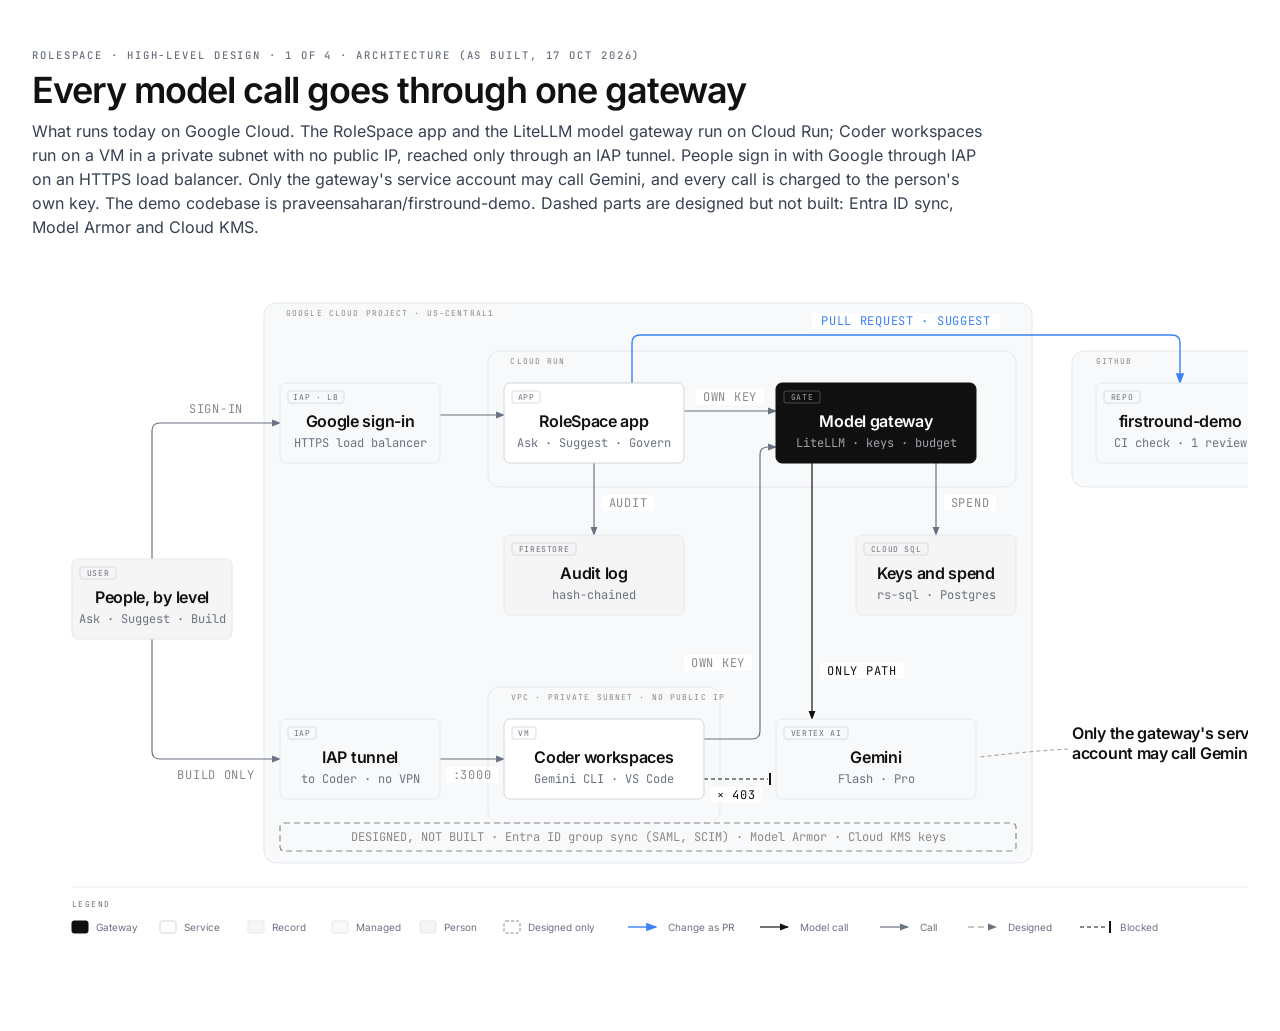
<file: docs/architecture/hld-1-architecture.html>
<!DOCTYPE html>
<html lang="en">
<head>
  <meta charset="UTF-8">
  <meta name="viewport" content="width=device-width, initial-scale=1.0">
  <title>Every model call goes through one gateway</title>
  <link rel="stylesheet" href="../design/tokens.css">
  <style>
    *, *::before, *::after { box-sizing: border-box; margin: 0; padding: 0; }
    :root {
      --color-paper:   #ffffff;
      --color-ink:     #111111;
      --color-muted:   #6b7280;
      --color-accent:  #3b82f6;
      --font-sans:     'Inter', -apple-system, BlinkMacSystemFont, sans-serif;
      --font-serif:    'Inter', -apple-system, BlinkMacSystemFont, sans-serif;
      --font-mono:     'JetBrains Mono', ui-monospace, monospace;
    }

    body {
      font-family: var(--font-sans);
      background: var(--color-paper);
      color: var(--color-ink);
      min-height: 100vh;
      display: flex;
      align-items: center;
      justify-content: center;
      padding: 3rem 2rem;
    }

    .frame { max-width: 1280px; width: 100%; min-width: 0; }
    .diagram-container { width: 100%; overflow-x: auto; }

    .eyebrow {
      font-family: var(--font-mono);
      font-size: 0.66rem;
      font-weight: 500;
      letter-spacing: 0.18em;
      text-transform: uppercase;
      color: var(--color-muted);
      margin-bottom: 0.5rem;
    }

    h1 {
      font-family: var(--font-sans);
      font-size: 36px;
      font-weight: 600;
      letter-spacing: -1px;
      line-height: 1.15;
      color: var(--color-ink);
      margin-bottom: 0.5rem;
    }

    .subtitle {
      font-family: var(--font-sans);
      font-size: 16px;
      line-height: 1.5;
      color: #374151;
      max-width: 60rem;
      margin-bottom: 1.5rem;
    }

    svg { width: 100%; min-width: 1280px; display: block; }
    @media print {
      .diagram-container { overflow-x: visible; }
      svg { min-width: 0; }
    }
  </style>
</head>
<body>
  <div class="frame">
    <p class="eyebrow">RoleSpace · High-level design · 1 of 4 · Architecture (as built, 17 Oct 2026)</p>
    <h1>Every model call goes through one gateway</h1>
    <p class="subtitle">What runs today on Google Cloud. The RoleSpace app and the LiteLLM model gateway run on Cloud Run; Coder workspaces run on a VM in a private subnet with no public IP, reached only through an IAP tunnel. People sign in with Google through IAP on an HTTPS load balancer. Only the gateway's service account may call Gemini, and every call is charged to the person's own key. The demo codebase is praveensaharan/firstround-demo. Dashed parts are designed but not built: Entra ID sync, Model Armor and Cloud KMS.</p>

    <div class="diagram-container">
      <svg viewBox="0 0 1280 720" xmlns="http://www.w3.org/2000/svg" role="img" aria-labelledby="hld-1-architecture-title hld-1-architecture-desc">
        <title id="hld-1-architecture-title">RoleSpace architecture on Google Cloud, as built</title>
        <desc id="hld-1-architecture-desc">People sign in with Google through IAP on an HTTPS load balancer to reach the RoleSpace app on Cloud Run and, at the Build level, Coder workspaces in a private subnet through an IAP tunnel; both reach Gemini only through a LiteLLM gateway on Cloud Run with each person's key, which records keys and spend in Cloud SQL; the app writes an audit log to Firestore and opens pull requests on firstround-demo; a workspace calling Gemini directly is refused with 403.</desc>
        <defs>
          <marker id="arrow" markerWidth="8" markerHeight="6" refX="7" refY="3" orient="auto"><polygon points="0 0, 8 3, 0 6" fill="#6b7280"/></marker>
          <marker id="arrow-accent" markerWidth="8" markerHeight="6" refX="7" refY="3" orient="auto"><polygon points="0 0, 8 3, 0 6" fill="#3b82f6"/></marker>
          <marker id="arrow-link" markerWidth="8" markerHeight="6" refX="7" refY="3" orient="auto"><polygon points="0 0, 8 3, 0 6" fill="#111111"/></marker>
        </defs>

        <rect width="100%" height="100%" fill="#ffffff"/>

        <!-- Zone: GOOGLE CLOUD PROJECT · US-CENTRAL1 -->
        <rect x="232" y="40" width="768" height="560" rx="12" fill="#f8f9fa" stroke="#e5e7eb" stroke-width="1"/>
        <rect x="248" y="44" width="220" height="12" rx="2" fill="#f8f9fa"/>
        <text x="358" y="53" fill="#898989" font-size="8" font-family="'JetBrains Mono', ui-monospace, monospace" text-anchor="middle" letter-spacing="0.14em">GOOGLE CLOUD PROJECT · US-CENTRAL1</text>
        <!-- Zone: CLOUD RUN -->
        <rect x="456" y="88" width="528" height="136" rx="12" fill="#f8f9fa" stroke="#e5e7eb" stroke-width="1"/>
        <rect x="472" y="92" width="68" height="12" rx="2" fill="#f8f9fa"/>
        <text x="506" y="101" fill="#898989" font-size="8" font-family="'JetBrains Mono', ui-monospace, monospace" text-anchor="middle" letter-spacing="0.14em">CLOUD RUN</text>
        <!-- Zone: VPC · PRIVATE SUBNET · NO PUBLIC IP -->
        <rect x="456" y="424" width="232" height="136" rx="12" fill="#f8f9fa" stroke="#e5e7eb" stroke-width="1"/>
        <rect x="472" y="428" width="228" height="12" rx="2" fill="#f8f9fa"/>
        <text x="586" y="437" fill="#898989" font-size="8" font-family="'JetBrains Mono', ui-monospace, monospace" text-anchor="middle" letter-spacing="0.14em">VPC · PRIVATE SUBNET · NO PUBLIC IP</text>
        <!-- Zone: GITHUB -->
        <rect x="1040" y="88" width="216" height="136" rx="12" fill="#f8f9fa" stroke="#e5e7eb" stroke-width="1"/>
        <rect x="1056" y="92" width="52" height="12" rx="2" fill="#f8f9fa"/>
        <text x="1082" y="101" fill="#898989" font-size="8" font-family="'JetBrains Mono', ui-monospace, monospace" text-anchor="middle" letter-spacing="0.14em">GITHUB</text>
        <!-- Arrows first (behind nodes) -->
        <path d="M 120,296 V 168 Q 120,160 128,160 H 248" fill="none" stroke="#6b7280" stroke-width="1.2" marker-end="url(#arrow)"/>
        <line x1="408" y1="152" x2="472" y2="152" stroke="#6b7280" stroke-width="1.2" marker-end="url(#arrow)"/>
        <path d="M 120,376 V 488 Q 120,496 128,496 H 248" fill="none" stroke="#6b7280" stroke-width="1.2" marker-end="url(#arrow)"/>
        <line x1="408" y1="496" x2="472" y2="496" stroke="#6b7280" stroke-width="1.2" marker-end="url(#arrow)"/>
        <line x1="652" y1="148" x2="744" y2="148" stroke="#6b7280" stroke-width="1.2" marker-end="url(#arrow)"/>
        <path d="M 672,476 H 720 Q 728,476 728,468 V 192 Q 728,184 736,184 H 744" fill="none" stroke="#6b7280" stroke-width="1.2" marker-end="url(#arrow)"/>
        <line x1="780" y1="200" x2="780" y2="456" stroke="#111111" stroke-width="1.2" marker-end="url(#arrow-link)"/>
        <line x1="562" y1="200" x2="562" y2="272" stroke="#6b7280" stroke-width="1.2" marker-end="url(#arrow)"/>
        <line x1="904" y1="200" x2="904" y2="272" stroke="#6b7280" stroke-width="1.2" marker-end="url(#arrow)"/>
        <path d="M 600,120 V 80 Q 600,72 608,72 H 1140 Q 1148,72 1148,80 V 120" fill="none" stroke="#3b82f6" stroke-width="1.4" marker-end="url(#arrow-accent)"/>
        <line x1="672" y1="516" x2="736" y2="516" stroke="#111111" stroke-width="1.2" stroke-dasharray="4,3"/>
        <line x1="738" y1="510" x2="738" y2="522" stroke="#111111" stroke-width="2"/>

        <!-- Arrow labels -->
        <rect x="150" y="138" width="68" height="16" rx="2" fill="#ffffff"/>
        <text x="184" y="150" fill="#898989" font-size="12" font-family="'JetBrains Mono', ui-monospace, monospace" text-anchor="middle" letter-spacing="0.06em">SIGN-IN</text>
        <rect x="138" y="504" width="92" height="16" rx="2" fill="#ffffff"/>
        <text x="184" y="516" fill="#898989" font-size="12" font-family="'JetBrains Mono', ui-monospace, monospace" text-anchor="middle" letter-spacing="0.06em">BUILD ONLY</text>
        <rect x="414" y="504" width="52" height="16" rx="2" fill="#ffffff"/>
        <text x="440" y="516" fill="#898989" font-size="12" font-family="'JetBrains Mono', ui-monospace, monospace" text-anchor="middle" letter-spacing="0.06em">:3000</text>
        <rect x="664" y="126" width="68" height="16" rx="2" fill="#ffffff"/>
        <text x="698" y="138" fill="#898989" font-size="12" font-family="'JetBrains Mono', ui-monospace, monospace" text-anchor="middle" letter-spacing="0.06em">OWN KEY</text>
        <rect x="652" y="392" width="68" height="16" rx="2" fill="#ffffff"/>
        <text x="686" y="404" fill="#898989" font-size="12" font-family="'JetBrains Mono', ui-monospace, monospace" text-anchor="middle" letter-spacing="0.06em">OWN KEY</text>
        <rect x="788" y="400" width="84" height="16" rx="2" fill="#ffffff"/>
        <text x="830" y="412" fill="#111111" font-size="12" font-family="'JetBrains Mono', ui-monospace, monospace" text-anchor="middle" letter-spacing="0.06em">ONLY PATH</text>
        <rect x="570" y="232" width="52" height="16" rx="2" fill="#ffffff"/>
        <text x="596" y="244" fill="#898989" font-size="12" font-family="'JetBrains Mono', ui-monospace, monospace" text-anchor="middle" letter-spacing="0.06em">AUDIT</text>
        <rect x="912" y="232" width="52" height="16" rx="2" fill="#ffffff"/>
        <text x="938" y="244" fill="#898989" font-size="12" font-family="'JetBrains Mono', ui-monospace, monospace" text-anchor="middle" letter-spacing="0.06em">SPEND</text>
        <rect x="780" y="50" width="188" height="16" rx="2" fill="#ffffff"/>
        <text x="874" y="62" fill="#3b82f6" font-size="12" font-family="'JetBrains Mono', ui-monospace, monospace" text-anchor="middle" letter-spacing="0.06em">PULL REQUEST · SUGGEST</text>
        <rect x="678" y="524" width="52" height="16" rx="2" fill="#ffffff"/>
        <text x="704" y="536" fill="#111111" font-size="12" font-family="'JetBrains Mono', ui-monospace, monospace" text-anchor="middle" letter-spacing="0.06em">× 403</text>

        <!-- Designed, not built -->
        <rect x="248" y="560" width="736" height="28" rx="4" fill="transparent" stroke="#898989" stroke-width="1.2" stroke-dasharray="6,4"/>
        <text x="616" y="578" fill="#898989" font-size="12" font-family="'JetBrains Mono', ui-monospace, monospace" text-anchor="middle">DESIGNED, NOT BUILT · Entra ID group sync (SAML, SCIM) · Model Armor · Cloud KMS keys</text>

        <!-- Callout -->
        <text x="1040" y="476" fill="#111111" font-size="16" font-weight="600" letter-spacing="-0.3" font-family="'Inter', -apple-system, BlinkMacSystemFont, sans-serif">Only the gateway's service</text>
        <text x="1040" y="496" fill="#111111" font-size="16" font-weight="600" letter-spacing="-0.3" font-family="'Inter', -apple-system, BlinkMacSystemFont, sans-serif">account may call Gemini.</text>
        <path d="M 1036 486 Q 1000 488 948 494" fill="none" stroke="rgba(17,17,17,0.4)" stroke-width="1" stroke-dasharray="4,3"/>
        <!-- Node: People, by level -->
        <rect x="40" y="296" width="160" height="80" rx="6" fill="#ffffff"/>
        <rect x="40" y="296" width="160" height="80" rx="6" fill="#f5f5f5" stroke="#e5e7eb" stroke-width="1"/>
        <rect x="48" y="304" width="36" height="12" rx="2" fill="transparent" stroke="#d1d5db" stroke-width="0.8"/>
        <text x="66" y="313" fill="#6b7280" font-size="8" font-family="'JetBrains Mono', ui-monospace, monospace" text-anchor="middle" letter-spacing="0.08em">USER</text>
        <text x="120" y="340" fill="#111111" font-size="16" font-weight="600" font-family="'Inter', -apple-system, BlinkMacSystemFont, sans-serif" text-anchor="middle" letter-spacing="-0.3">People, by level</text>
        <text x="120" y="360" fill="#6b7280" font-size="12" font-family="'JetBrains Mono', ui-monospace, monospace" text-anchor="middle">Ask · Suggest · Build</text>
        <!-- Node: Google sign-in -->
        <rect x="248" y="120" width="160" height="80" rx="6" fill="#ffffff"/>
        <rect x="248" y="120" width="160" height="80" rx="6" fill="#f8f9fa" stroke="#e5e7eb" stroke-width="1"/>
        <rect x="256" y="128" width="56" height="12" rx="2" fill="transparent" stroke="#d1d5db" stroke-width="0.8"/>
        <text x="284" y="137" fill="#6b7280" font-size="8" font-family="'JetBrains Mono', ui-monospace, monospace" text-anchor="middle" letter-spacing="0.08em">IAP · LB</text>
        <text x="328" y="164" fill="#111111" font-size="16" font-weight="600" font-family="'Inter', -apple-system, BlinkMacSystemFont, sans-serif" text-anchor="middle" letter-spacing="-0.3">Google sign-in</text>
        <text x="328" y="184" fill="#6b7280" font-size="12" font-family="'JetBrains Mono', ui-monospace, monospace" text-anchor="middle">HTTPS load balancer</text>
        <!-- Node: IAP tunnel -->
        <rect x="248" y="456" width="160" height="80" rx="6" fill="#ffffff"/>
        <rect x="248" y="456" width="160" height="80" rx="6" fill="#f8f9fa" stroke="#e5e7eb" stroke-width="1"/>
        <rect x="256" y="464" width="28" height="12" rx="2" fill="transparent" stroke="#d1d5db" stroke-width="0.8"/>
        <text x="270" y="473" fill="#6b7280" font-size="8" font-family="'JetBrains Mono', ui-monospace, monospace" text-anchor="middle" letter-spacing="0.08em">IAP</text>
        <text x="328" y="500" fill="#111111" font-size="16" font-weight="600" font-family="'Inter', -apple-system, BlinkMacSystemFont, sans-serif" text-anchor="middle" letter-spacing="-0.3">IAP tunnel</text>
        <text x="328" y="520" fill="#6b7280" font-size="12" font-family="'JetBrains Mono', ui-monospace, monospace" text-anchor="middle">to Coder · no VPN</text>
        <!-- Node: RoleSpace app -->
        <rect x="472" y="120" width="180" height="80" rx="6" fill="#ffffff"/>
        <rect x="472" y="120" width="180" height="80" rx="6" fill="#ffffff" stroke="#d1d5db" stroke-width="1"/>
        <rect x="480" y="128" width="28" height="12" rx="2" fill="transparent" stroke="#d1d5db" stroke-width="0.8"/>
        <text x="494" y="137" fill="#6b7280" font-size="8" font-family="'JetBrains Mono', ui-monospace, monospace" text-anchor="middle" letter-spacing="0.08em">APP</text>
        <text x="562" y="164" fill="#111111" font-size="16" font-weight="600" font-family="'Inter', -apple-system, BlinkMacSystemFont, sans-serif" text-anchor="middle" letter-spacing="-0.3">RoleSpace app</text>
        <text x="562" y="184" fill="#6b7280" font-size="12" font-family="'JetBrains Mono', ui-monospace, monospace" text-anchor="middle">Ask · Suggest · Govern</text>
        <!-- Node: Model gateway -->
        <rect x="744" y="120" width="200" height="80" rx="6" fill="#ffffff"/>
        <rect x="744" y="120" width="200" height="80" rx="6" fill="#101010" stroke="#101010" stroke-width="1"/>
        <rect x="752" y="128" width="36" height="12" rx="2" fill="transparent" stroke="rgba(255,255,255,0.30)" stroke-width="0.8"/>
        <text x="770" y="137" fill="#a1a1aa" font-size="8" font-family="'JetBrains Mono', ui-monospace, monospace" text-anchor="middle" letter-spacing="0.08em">GATE</text>
        <text x="844" y="164" fill="#ffffff" font-size="16" font-weight="600" font-family="'Inter', -apple-system, BlinkMacSystemFont, sans-serif" text-anchor="middle" letter-spacing="-0.3">Model gateway</text>
        <text x="844" y="184" fill="#a1a1aa" font-size="12" font-family="'JetBrains Mono', ui-monospace, monospace" text-anchor="middle">LiteLLM · keys · budget</text>
        <!-- Node: Audit log -->
        <rect x="472" y="272" width="180" height="80" rx="6" fill="#ffffff"/>
        <rect x="472" y="272" width="180" height="80" rx="6" fill="#f5f5f5" stroke="#e5e7eb" stroke-width="1"/>
        <rect x="480" y="280" width="64" height="12" rx="2" fill="transparent" stroke="#d1d5db" stroke-width="0.8"/>
        <text x="512" y="289" fill="#6b7280" font-size="8" font-family="'JetBrains Mono', ui-monospace, monospace" text-anchor="middle" letter-spacing="0.08em">FIRESTORE</text>
        <text x="562" y="316" fill="#111111" font-size="16" font-weight="600" font-family="'Inter', -apple-system, BlinkMacSystemFont, sans-serif" text-anchor="middle" letter-spacing="-0.3">Audit log</text>
        <text x="562" y="336" fill="#6b7280" font-size="12" font-family="'JetBrains Mono', ui-monospace, monospace" text-anchor="middle">hash-chained</text>
        <!-- Node: Keys and spend -->
        <rect x="824" y="272" width="160" height="80" rx="6" fill="#ffffff"/>
        <rect x="824" y="272" width="160" height="80" rx="6" fill="#f5f5f5" stroke="#e5e7eb" stroke-width="1"/>
        <rect x="832" y="280" width="64" height="12" rx="2" fill="transparent" stroke="#d1d5db" stroke-width="0.8"/>
        <text x="864" y="289" fill="#6b7280" font-size="8" font-family="'JetBrains Mono', ui-monospace, monospace" text-anchor="middle" letter-spacing="0.08em">CLOUD SQL</text>
        <text x="904" y="316" fill="#111111" font-size="16" font-weight="600" font-family="'Inter', -apple-system, BlinkMacSystemFont, sans-serif" text-anchor="middle" letter-spacing="-0.3">Keys and spend</text>
        <text x="904" y="336" fill="#6b7280" font-size="12" font-family="'JetBrains Mono', ui-monospace, monospace" text-anchor="middle">rs-sql · Postgres</text>
        <!-- Node: Coder workspaces -->
        <rect x="472" y="456" width="200" height="80" rx="6" fill="#ffffff"/>
        <rect x="472" y="456" width="200" height="80" rx="6" fill="#ffffff" stroke="#d1d5db" stroke-width="1"/>
        <rect x="480" y="464" width="24" height="12" rx="2" fill="transparent" stroke="#d1d5db" stroke-width="0.8"/>
        <text x="492" y="473" fill="#6b7280" font-size="8" font-family="'JetBrains Mono', ui-monospace, monospace" text-anchor="middle" letter-spacing="0.08em">VM</text>
        <text x="572" y="500" fill="#111111" font-size="16" font-weight="600" font-family="'Inter', -apple-system, BlinkMacSystemFont, sans-serif" text-anchor="middle" letter-spacing="-0.3">Coder workspaces</text>
        <text x="572" y="520" fill="#6b7280" font-size="12" font-family="'JetBrains Mono', ui-monospace, monospace" text-anchor="middle">Gemini CLI · VS Code</text>
        <!-- Node: Gemini -->
        <rect x="744" y="456" width="200" height="80" rx="6" fill="#ffffff"/>
        <rect x="744" y="456" width="200" height="80" rx="6" fill="#f8f9fa" stroke="#e5e7eb" stroke-width="1"/>
        <rect x="752" y="464" width="64" height="12" rx="2" fill="transparent" stroke="#d1d5db" stroke-width="0.8"/>
        <text x="784" y="473" fill="#6b7280" font-size="8" font-family="'JetBrains Mono', ui-monospace, monospace" text-anchor="middle" letter-spacing="0.08em">VERTEX AI</text>
        <text x="844" y="500" fill="#111111" font-size="16" font-weight="600" font-family="'Inter', -apple-system, BlinkMacSystemFont, sans-serif" text-anchor="middle" letter-spacing="-0.3">Gemini</text>
        <text x="844" y="520" fill="#6b7280" font-size="12" font-family="'JetBrains Mono', ui-monospace, monospace" text-anchor="middle">Flash · Pro</text>
        <!-- Node: firstround-demo -->
        <rect x="1064" y="120" width="168" height="80" rx="6" fill="#ffffff"/>
        <rect x="1064" y="120" width="168" height="80" rx="6" fill="#f8f9fa" stroke="#e5e7eb" stroke-width="1"/>
        <rect x="1072" y="128" width="36" height="12" rx="2" fill="transparent" stroke="#d1d5db" stroke-width="0.8"/>
        <text x="1090" y="137" fill="#6b7280" font-size="8" font-family="'JetBrains Mono', ui-monospace, monospace" text-anchor="middle" letter-spacing="0.08em">REPO</text>
        <text x="1148" y="164" fill="#111111" font-size="16" font-weight="600" font-family="'Inter', -apple-system, BlinkMacSystemFont, sans-serif" text-anchor="middle" letter-spacing="-0.3">firstround-demo</text>
        <text x="1148" y="184" fill="#6b7280" font-size="12" font-family="'JetBrains Mono', ui-monospace, monospace" text-anchor="middle">CI check · 1 review</text>

        <!-- Legend strip -->
        <line x1="40" y1="624" x2="1240" y2="624" stroke="rgba(17,17,17,0.1)" stroke-width="0.8"/>
        <text x="40" y="644" fill="#6b7280" font-size="8" font-family="'JetBrains Mono', ui-monospace, monospace" letter-spacing="0.18em">LEGEND</text>
        <rect x="40" y="658" width="16" height="12" rx="2" fill="#101010" stroke="#101010" stroke-width="1"/>
        <text x="64" y="668" fill="#6b7280" font-size="10" font-family="'Inter', -apple-system, BlinkMacSystemFont, sans-serif">Gateway</text>
        <rect x="128" y="658" width="16" height="12" rx="2" fill="#ffffff" stroke="#d1d5db" stroke-width="1"/>
        <text x="152" y="668" fill="#6b7280" font-size="10" font-family="'Inter', -apple-system, BlinkMacSystemFont, sans-serif">Service</text>
        <rect x="216" y="658" width="16" height="12" rx="2" fill="#f5f5f5" stroke="#e5e7eb" stroke-width="1"/>
        <text x="240" y="668" fill="#6b7280" font-size="10" font-family="'Inter', -apple-system, BlinkMacSystemFont, sans-serif">Record</text>
        <rect x="300" y="658" width="16" height="12" rx="2" fill="#f8f9fa" stroke="#e5e7eb" stroke-width="1"/>
        <text x="324" y="668" fill="#6b7280" font-size="10" font-family="'Inter', -apple-system, BlinkMacSystemFont, sans-serif">Managed</text>
        <rect x="388" y="658" width="16" height="12" rx="2" fill="#f5f5f5" stroke="#e5e7eb" stroke-width="1"/>
        <text x="412" y="668" fill="#6b7280" font-size="10" font-family="'Inter', -apple-system, BlinkMacSystemFont, sans-serif">Person</text>
        <rect x="472" y="658" width="16" height="12" rx="2" fill="transparent" stroke="#898989" stroke-width="1" stroke-dasharray="3,2"/>
        <text x="496" y="668" fill="#6b7280" font-size="10" font-family="'Inter', -apple-system, BlinkMacSystemFont, sans-serif">Designed only</text>
        <line x1="596" y1="664" x2="624" y2="664" stroke="#3b82f6" stroke-width="1.4" marker-end="url(#arrow-accent)"/>
        <text x="636" y="668" fill="#6b7280" font-size="10" font-family="'Inter', -apple-system, BlinkMacSystemFont, sans-serif">Change as PR</text>
        <line x1="728" y1="664" x2="756" y2="664" stroke="#111111" stroke-width="1.2" marker-end="url(#arrow-link)"/>
        <text x="768" y="668" fill="#6b7280" font-size="10" font-family="'Inter', -apple-system, BlinkMacSystemFont, sans-serif">Model call</text>
        <line x1="848" y1="664" x2="876" y2="664" stroke="#6b7280" stroke-width="1.2" marker-end="url(#arrow)"/>
        <text x="888" y="668" fill="#6b7280" font-size="10" font-family="'Inter', -apple-system, BlinkMacSystemFont, sans-serif">Call</text>
        <line x1="936" y1="664" x2="964" y2="664" stroke="#898989" stroke-width="1.2" stroke-dasharray="6,4" marker-end="url(#arrow)"/>
        <text x="976" y="668" fill="#6b7280" font-size="10" font-family="'Inter', -apple-system, BlinkMacSystemFont, sans-serif">Designed</text>
        <line x1="1048" y1="664" x2="1076" y2="664" stroke="#111111" stroke-width="1.2" stroke-dasharray="4,3"/>
        <line x1="1078" y1="658" x2="1078" y2="670" stroke="#111111" stroke-width="2"/>
        <text x="1088" y="668" fill="#6b7280" font-size="10" font-family="'Inter', -apple-system, BlinkMacSystemFont, sans-serif">Blocked</text>
      </svg>
    </div>
  </div>
</body>
</html>
</file>
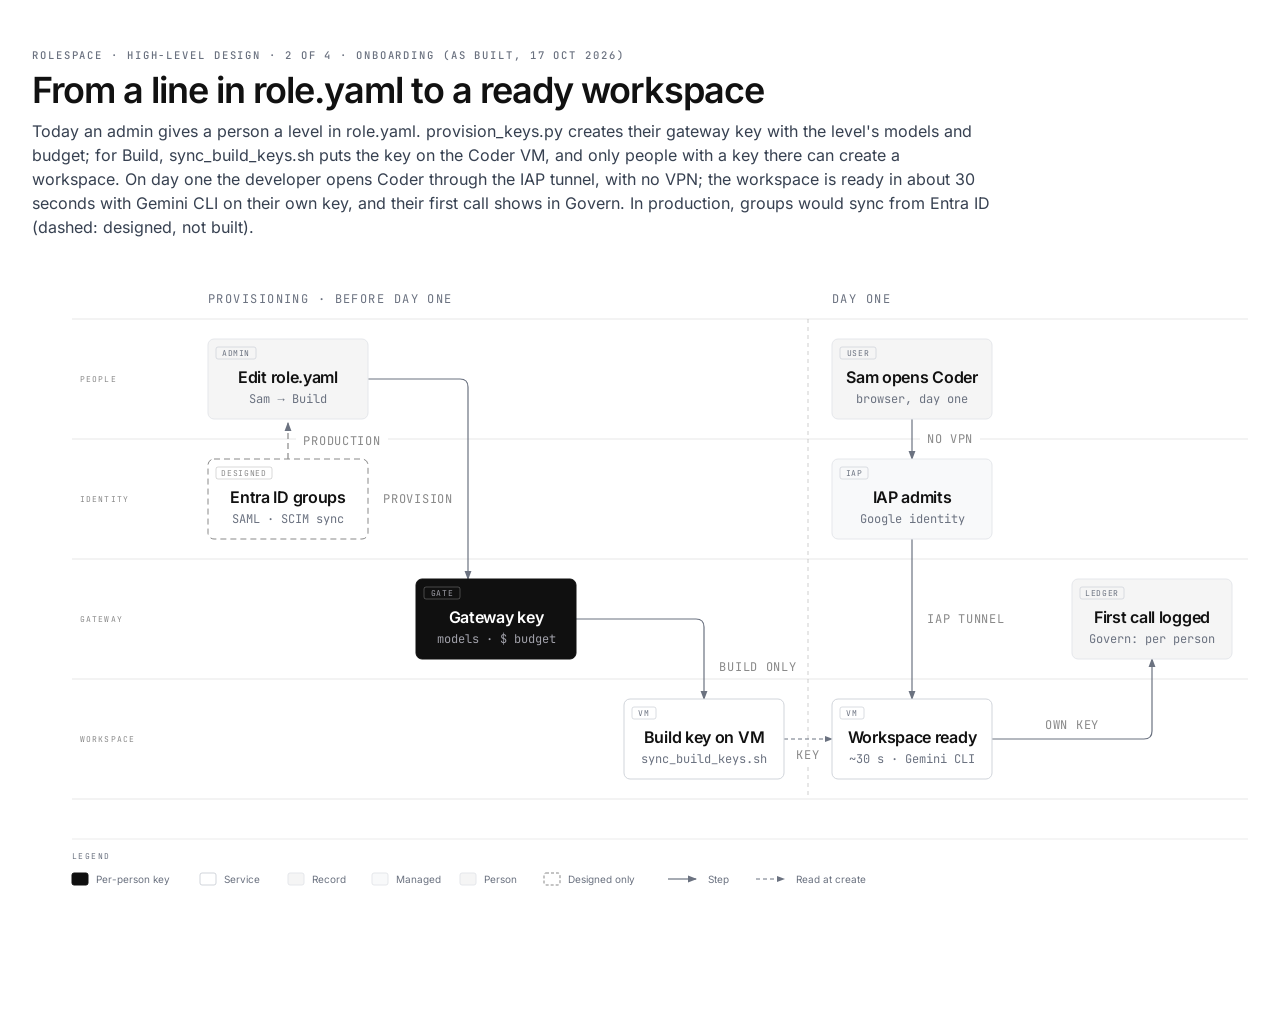
<file: docs/architecture/hld-2-onboarding.html>
<!DOCTYPE html>
<html lang="en">
<head>
  <meta charset="UTF-8">
  <meta name="viewport" content="width=device-width, initial-scale=1.0">
  <title>From a line in role.yaml to a ready workspace</title>
  <link rel="stylesheet" href="../design/tokens.css">
  <style>
    *, *::before, *::after { box-sizing: border-box; margin: 0; padding: 0; }
    :root {
      --color-paper:   #ffffff;
      --color-ink:     #111111;
      --color-muted:   #6b7280;
      --color-accent:  #3b82f6;
      --font-sans:     'Inter', -apple-system, BlinkMacSystemFont, sans-serif;
      --font-serif:    'Inter', -apple-system, BlinkMacSystemFont, sans-serif;
      --font-mono:     'JetBrains Mono', ui-monospace, monospace;
    }

    body {
      font-family: var(--font-sans);
      background: var(--color-paper);
      color: var(--color-ink);
      min-height: 100vh;
      display: flex;
      align-items: center;
      justify-content: center;
      padding: 3rem 2rem;
    }

    .frame { max-width: 1280px; width: 100%; min-width: 0; }
    .diagram-container { width: 100%; overflow-x: auto; }

    .eyebrow {
      font-family: var(--font-mono);
      font-size: 0.66rem;
      font-weight: 500;
      letter-spacing: 0.18em;
      text-transform: uppercase;
      color: var(--color-muted);
      margin-bottom: 0.5rem;
    }

    h1 {
      font-family: var(--font-sans);
      font-size: 36px;
      font-weight: 600;
      letter-spacing: -1px;
      line-height: 1.15;
      color: var(--color-ink);
      margin-bottom: 0.5rem;
    }

    .subtitle {
      font-family: var(--font-sans);
      font-size: 16px;
      line-height: 1.5;
      color: #374151;
      max-width: 60rem;
      margin-bottom: 1.5rem;
    }

    svg { width: 100%; min-width: 1280px; display: block; }
    @media print {
      .diagram-container { overflow-x: visible; }
      svg { min-width: 0; }
    }
  </style>
</head>
<body>
  <div class="frame">
    <p class="eyebrow">RoleSpace · High-level design · 2 of 4 · Onboarding (as built, 17 Oct 2026)</p>
    <h1>From a line in role.yaml to a ready workspace</h1>
    <p class="subtitle">Today an admin gives a person a level in role.yaml. provision_keys.py creates their gateway key with the level's models and budget; for Build, sync_build_keys.sh puts the key on the Coder VM, and only people with a key there can create a workspace. On day one the developer opens Coder through the IAP tunnel, with no VPN; the workspace is ready in about 30 seconds with Gemini CLI on their own key, and their first call shows in Govern. In production, groups would sync from Entra ID (dashed: designed, not built).</p>

    <div class="diagram-container">
      <svg viewBox="0 0 1280 720" xmlns="http://www.w3.org/2000/svg" role="img" aria-labelledby="hld-2-onboarding-title hld-2-onboarding-desc">
        <title id="hld-2-onboarding-title">RoleSpace onboarding flow as built</title>
        <desc id="hld-2-onboarding-desc">Swimlane: an admin edits role.yaml, provision_keys.py creates the person's gateway key with models and budget, sync_build_keys.sh copies Build keys to the Coder VM; on day one the developer opens Coder through the IAP tunnel, the workspace is ready with Gemini CLI on their key, and the first call is logged per person; Entra ID group sync is designed only.</desc>
        <defs>
          <marker id="arrow" markerWidth="8" markerHeight="6" refX="7" refY="3" orient="auto"><polygon points="0 0, 8 3, 0 6" fill="#6b7280"/></marker>
          <marker id="arrow-accent" markerWidth="8" markerHeight="6" refX="7" refY="3" orient="auto"><polygon points="0 0, 8 3, 0 6" fill="#3b82f6"/></marker>
          <marker id="arrow-link" markerWidth="8" markerHeight="6" refX="7" refY="3" orient="auto"><polygon points="0 0, 8 3, 0 6" fill="#111111"/></marker>
        </defs>

        <rect width="100%" height="100%" fill="#ffffff"/>

        <!-- Phases -->
        <text x="176" y="40" fill="#6b7280" font-size="12" font-family="'JetBrains Mono', ui-monospace, monospace" letter-spacing="0.12em">PROVISIONING · BEFORE DAY ONE</text>
        <text x="800" y="40" fill="#6b7280" font-size="12" font-family="'JetBrains Mono', ui-monospace, monospace" letter-spacing="0.12em">DAY ONE</text>
        <line x1="776" y1="56" x2="776" y2="536" stroke="rgba(17,17,17,0.2)" stroke-width="1" stroke-dasharray="4,4"/>
        <line x1="40" y1="56" x2="1240" y2="56" stroke="rgba(17,17,17,0.12)" stroke-width="0.8"/>
        <text x="48" y="119" fill="#898989" font-size="8" font-family="'JetBrains Mono', ui-monospace, monospace" letter-spacing="0.14em">PEOPLE</text>
        <line x1="40" y1="176" x2="1240" y2="176" stroke="rgba(17,17,17,0.12)" stroke-width="0.8"/>
        <text x="48" y="239" fill="#898989" font-size="8" font-family="'JetBrains Mono', ui-monospace, monospace" letter-spacing="0.14em">IDENTITY</text>
        <line x1="40" y1="296" x2="1240" y2="296" stroke="rgba(17,17,17,0.12)" stroke-width="0.8"/>
        <text x="48" y="359" fill="#898989" font-size="8" font-family="'JetBrains Mono', ui-monospace, monospace" letter-spacing="0.14em">GATEWAY</text>
        <line x1="40" y1="416" x2="1240" y2="416" stroke="rgba(17,17,17,0.12)" stroke-width="0.8"/>
        <text x="48" y="479" fill="#898989" font-size="8" font-family="'JetBrains Mono', ui-monospace, monospace" letter-spacing="0.14em">WORKSPACE</text>
        <line x1="40" y1="536" x2="1240" y2="536" stroke="rgba(17,17,17,0.12)" stroke-width="0.8"/>

        <!-- Arrows first (behind nodes) -->
        <path d="M 336,116 H 428 Q 436,116 436,124 V 316" fill="none" stroke="#6b7280" stroke-width="1.2" marker-end="url(#arrow)"/>
        <line x1="256" y1="196" x2="256" y2="160" stroke="#898989" stroke-width="1.2" stroke-dasharray="6,4" marker-end="url(#arrow)"/>
        <path d="M 544,356 H 664 Q 672,356 672,364 V 436" fill="none" stroke="#6b7280" stroke-width="1.2" marker-end="url(#arrow)"/>
        <line x1="880" y1="156" x2="880" y2="196" stroke="#6b7280" stroke-width="1.2" marker-end="url(#arrow)"/>
        <line x1="880" y1="276" x2="880" y2="436" stroke="#6b7280" stroke-width="1.2" marker-end="url(#arrow)"/>
        <line x1="752" y1="476" x2="800" y2="476" stroke="#6b7280" stroke-width="1" stroke-dasharray="4,3" marker-end="url(#arrow)"/>
        <path d="M 960,476 H 1112 Q 1120,476 1120,468 V 396" fill="none" stroke="#6b7280" stroke-width="1.2" marker-end="url(#arrow)"/>

        <!-- Arrow labels -->
        <rect x="344" y="228" width="84" height="16" rx="2" fill="#ffffff"/>
        <text x="386" y="240" fill="#898989" font-size="12" font-family="'JetBrains Mono', ui-monospace, monospace" text-anchor="middle" letter-spacing="0.06em">PROVISION</text>
        <rect x="264" y="170" width="92" height="16" rx="2" fill="#ffffff"/>
        <text x="310" y="182" fill="#898989" font-size="12" font-family="'JetBrains Mono', ui-monospace, monospace" text-anchor="middle" letter-spacing="0.06em">PRODUCTION</text>
        <rect x="680" y="396" width="92" height="16" rx="2" fill="#ffffff"/>
        <text x="726" y="408" fill="#898989" font-size="12" font-family="'JetBrains Mono', ui-monospace, monospace" text-anchor="middle" letter-spacing="0.06em">BUILD ONLY</text>
        <rect x="888" y="168" width="60" height="16" rx="2" fill="#ffffff"/>
        <text x="918" y="180" fill="#898989" font-size="12" font-family="'JetBrains Mono', ui-monospace, monospace" text-anchor="middle" letter-spacing="0.06em">NO VPN</text>
        <rect x="888" y="348" width="92" height="16" rx="2" fill="#ffffff"/>
        <text x="934" y="360" fill="#898989" font-size="12" font-family="'JetBrains Mono', ui-monospace, monospace" text-anchor="middle" letter-spacing="0.06em">IAP TUNNEL</text>
        <rect x="758" y="484" width="36" height="16" rx="2" fill="#ffffff"/>
        <text x="776" y="496" fill="#898989" font-size="12" font-family="'JetBrains Mono', ui-monospace, monospace" text-anchor="middle" letter-spacing="0.06em">KEY</text>
        <rect x="1006" y="454" width="68" height="16" rx="2" fill="#ffffff"/>
        <text x="1040" y="466" fill="#898989" font-size="12" font-family="'JetBrains Mono', ui-monospace, monospace" text-anchor="middle" letter-spacing="0.06em">OWN KEY</text>
        <!-- Node: Edit role.yaml -->
        <rect x="176" y="76" width="160" height="80" rx="6" fill="#ffffff"/>
        <rect x="176" y="76" width="160" height="80" rx="6" fill="#f5f5f5" stroke="#e5e7eb" stroke-width="1"/>
        <rect x="184" y="84" width="40" height="12" rx="2" fill="transparent" stroke="#d1d5db" stroke-width="0.8"/>
        <text x="204" y="93" fill="#6b7280" font-size="8" font-family="'JetBrains Mono', ui-monospace, monospace" text-anchor="middle" letter-spacing="0.08em">ADMIN</text>
        <text x="256" y="120" fill="#111111" font-size="16" font-weight="600" font-family="'Inter', -apple-system, BlinkMacSystemFont, sans-serif" text-anchor="middle" letter-spacing="-0.3">Edit role.yaml</text>
        <text x="256" y="140" fill="#6b7280" font-size="12" font-family="'JetBrains Mono', ui-monospace, monospace" text-anchor="middle">Sam → Build</text>
        <!-- Node: Entra ID groups -->
        <rect x="176" y="196" width="160" height="80" rx="6" fill="#ffffff"/>
        <rect x="176" y="196" width="160" height="80" rx="6" fill="transparent" stroke="#898989" stroke-width="1" stroke-dasharray="6,4"/>
        <rect x="184" y="204" width="56" height="12" rx="2" fill="transparent" stroke="rgba(137,137,137,0.4)" stroke-width="0.8"/>
        <text x="212" y="213" fill="#898989" font-size="8" font-family="'JetBrains Mono', ui-monospace, monospace" text-anchor="middle" letter-spacing="0.08em">DESIGNED</text>
        <text x="256" y="240" fill="#111111" font-size="16" font-weight="600" font-family="'Inter', -apple-system, BlinkMacSystemFont, sans-serif" text-anchor="middle" letter-spacing="-0.3">Entra ID groups</text>
        <text x="256" y="260" fill="#6b7280" font-size="12" font-family="'JetBrains Mono', ui-monospace, monospace" text-anchor="middle">SAML · SCIM sync</text>
        <!-- Node: Gateway key -->
        <rect x="384" y="316" width="160" height="80" rx="6" fill="#ffffff"/>
        <rect x="384" y="316" width="160" height="80" rx="6" fill="#101010" stroke="#101010" stroke-width="1"/>
        <rect x="392" y="324" width="36" height="12" rx="2" fill="transparent" stroke="rgba(255,255,255,0.30)" stroke-width="0.8"/>
        <text x="410" y="333" fill="#a1a1aa" font-size="8" font-family="'JetBrains Mono', ui-monospace, monospace" text-anchor="middle" letter-spacing="0.08em">GATE</text>
        <text x="464" y="360" fill="#ffffff" font-size="16" font-weight="600" font-family="'Inter', -apple-system, BlinkMacSystemFont, sans-serif" text-anchor="middle" letter-spacing="-0.3">Gateway key</text>
        <text x="464" y="380" fill="#a1a1aa" font-size="12" font-family="'JetBrains Mono', ui-monospace, monospace" text-anchor="middle">models · $ budget</text>
        <!-- Node: Build key on VM -->
        <rect x="592" y="436" width="160" height="80" rx="6" fill="#ffffff"/>
        <rect x="592" y="436" width="160" height="80" rx="6" fill="#ffffff" stroke="#d1d5db" stroke-width="1"/>
        <rect x="600" y="444" width="24" height="12" rx="2" fill="transparent" stroke="#d1d5db" stroke-width="0.8"/>
        <text x="612" y="453" fill="#6b7280" font-size="8" font-family="'JetBrains Mono', ui-monospace, monospace" text-anchor="middle" letter-spacing="0.08em">VM</text>
        <text x="672" y="480" fill="#111111" font-size="16" font-weight="600" font-family="'Inter', -apple-system, BlinkMacSystemFont, sans-serif" text-anchor="middle" letter-spacing="-0.3">Build key on VM</text>
        <text x="672" y="500" fill="#6b7280" font-size="12" font-family="'JetBrains Mono', ui-monospace, monospace" text-anchor="middle">sync_build_keys.sh</text>
        <!-- Node: Sam opens Coder -->
        <rect x="800" y="76" width="160" height="80" rx="6" fill="#ffffff"/>
        <rect x="800" y="76" width="160" height="80" rx="6" fill="#f5f5f5" stroke="#e5e7eb" stroke-width="1"/>
        <rect x="808" y="84" width="36" height="12" rx="2" fill="transparent" stroke="#d1d5db" stroke-width="0.8"/>
        <text x="826" y="93" fill="#6b7280" font-size="8" font-family="'JetBrains Mono', ui-monospace, monospace" text-anchor="middle" letter-spacing="0.08em">USER</text>
        <text x="880" y="120" fill="#111111" font-size="16" font-weight="600" font-family="'Inter', -apple-system, BlinkMacSystemFont, sans-serif" text-anchor="middle" letter-spacing="-0.3">Sam opens Coder</text>
        <text x="880" y="140" fill="#6b7280" font-size="12" font-family="'JetBrains Mono', ui-monospace, monospace" text-anchor="middle">browser, day one</text>
        <!-- Node: IAP admits -->
        <rect x="800" y="196" width="160" height="80" rx="6" fill="#ffffff"/>
        <rect x="800" y="196" width="160" height="80" rx="6" fill="#f8f9fa" stroke="#e5e7eb" stroke-width="1"/>
        <rect x="808" y="204" width="28" height="12" rx="2" fill="transparent" stroke="#d1d5db" stroke-width="0.8"/>
        <text x="822" y="213" fill="#6b7280" font-size="8" font-family="'JetBrains Mono', ui-monospace, monospace" text-anchor="middle" letter-spacing="0.08em">IAP</text>
        <text x="880" y="240" fill="#111111" font-size="16" font-weight="600" font-family="'Inter', -apple-system, BlinkMacSystemFont, sans-serif" text-anchor="middle" letter-spacing="-0.3">IAP admits</text>
        <text x="880" y="260" fill="#6b7280" font-size="12" font-family="'JetBrains Mono', ui-monospace, monospace" text-anchor="middle">Google identity</text>
        <!-- Node: Workspace ready -->
        <rect x="800" y="436" width="160" height="80" rx="6" fill="#ffffff"/>
        <rect x="800" y="436" width="160" height="80" rx="6" fill="#ffffff" stroke="#d1d5db" stroke-width="1"/>
        <rect x="808" y="444" width="24" height="12" rx="2" fill="transparent" stroke="#d1d5db" stroke-width="0.8"/>
        <text x="820" y="453" fill="#6b7280" font-size="8" font-family="'JetBrains Mono', ui-monospace, monospace" text-anchor="middle" letter-spacing="0.08em">VM</text>
        <text x="880" y="480" fill="#111111" font-size="16" font-weight="600" font-family="'Inter', -apple-system, BlinkMacSystemFont, sans-serif" text-anchor="middle" letter-spacing="-0.3">Workspace ready</text>
        <text x="880" y="500" fill="#6b7280" font-size="12" font-family="'JetBrains Mono', ui-monospace, monospace" text-anchor="middle">~30 s · Gemini CLI</text>
        <!-- Node: First call logged -->
        <rect x="1040" y="316" width="160" height="80" rx="6" fill="#ffffff"/>
        <rect x="1040" y="316" width="160" height="80" rx="6" fill="#f5f5f5" stroke="#e5e7eb" stroke-width="1"/>
        <rect x="1048" y="324" width="44" height="12" rx="2" fill="transparent" stroke="#d1d5db" stroke-width="0.8"/>
        <text x="1070" y="333" fill="#6b7280" font-size="8" font-family="'JetBrains Mono', ui-monospace, monospace" text-anchor="middle" letter-spacing="0.08em">LEDGER</text>
        <text x="1120" y="360" fill="#111111" font-size="16" font-weight="600" font-family="'Inter', -apple-system, BlinkMacSystemFont, sans-serif" text-anchor="middle" letter-spacing="-0.3">First call logged</text>
        <text x="1120" y="380" fill="#6b7280" font-size="12" font-family="'JetBrains Mono', ui-monospace, monospace" text-anchor="middle">Govern: per person</text>

        <!-- Legend strip -->
        <line x1="40" y1="576" x2="1240" y2="576" stroke="rgba(17,17,17,0.1)" stroke-width="0.8"/>
        <text x="40" y="596" fill="#6b7280" font-size="8" font-family="'JetBrains Mono', ui-monospace, monospace" letter-spacing="0.18em">LEGEND</text>
        <rect x="40" y="610" width="16" height="12" rx="2" fill="#101010" stroke="#101010" stroke-width="1"/>
        <text x="64" y="620" fill="#6b7280" font-size="10" font-family="'Inter', -apple-system, BlinkMacSystemFont, sans-serif">Per-person key</text>
        <rect x="168" y="610" width="16" height="12" rx="2" fill="#ffffff" stroke="#d1d5db" stroke-width="1"/>
        <text x="192" y="620" fill="#6b7280" font-size="10" font-family="'Inter', -apple-system, BlinkMacSystemFont, sans-serif">Service</text>
        <rect x="256" y="610" width="16" height="12" rx="2" fill="#f5f5f5" stroke="#e5e7eb" stroke-width="1"/>
        <text x="280" y="620" fill="#6b7280" font-size="10" font-family="'Inter', -apple-system, BlinkMacSystemFont, sans-serif">Record</text>
        <rect x="340" y="610" width="16" height="12" rx="2" fill="#f8f9fa" stroke="#e5e7eb" stroke-width="1"/>
        <text x="364" y="620" fill="#6b7280" font-size="10" font-family="'Inter', -apple-system, BlinkMacSystemFont, sans-serif">Managed</text>
        <rect x="428" y="610" width="16" height="12" rx="2" fill="#f5f5f5" stroke="#e5e7eb" stroke-width="1"/>
        <text x="452" y="620" fill="#6b7280" font-size="10" font-family="'Inter', -apple-system, BlinkMacSystemFont, sans-serif">Person</text>
        <rect x="512" y="610" width="16" height="12" rx="2" fill="transparent" stroke="#898989" stroke-width="1" stroke-dasharray="3,2"/>
        <text x="536" y="620" fill="#6b7280" font-size="10" font-family="'Inter', -apple-system, BlinkMacSystemFont, sans-serif">Designed only</text>
        <line x1="636" y1="616" x2="664" y2="616" stroke="#6b7280" stroke-width="1.2" marker-end="url(#arrow)"/>
        <text x="676" y="620" fill="#6b7280" font-size="10" font-family="'Inter', -apple-system, BlinkMacSystemFont, sans-serif">Step</text>
        <line x1="724" y1="616" x2="752" y2="616" stroke="#6b7280" stroke-width="1" stroke-dasharray="4,3" marker-end="url(#arrow)"/>
        <text x="764" y="620" fill="#6b7280" font-size="10" font-family="'Inter', -apple-system, BlinkMacSystemFont, sans-serif">Read at create</text>
      </svg>
    </div>
  </div>
</body>
</html>
</file>
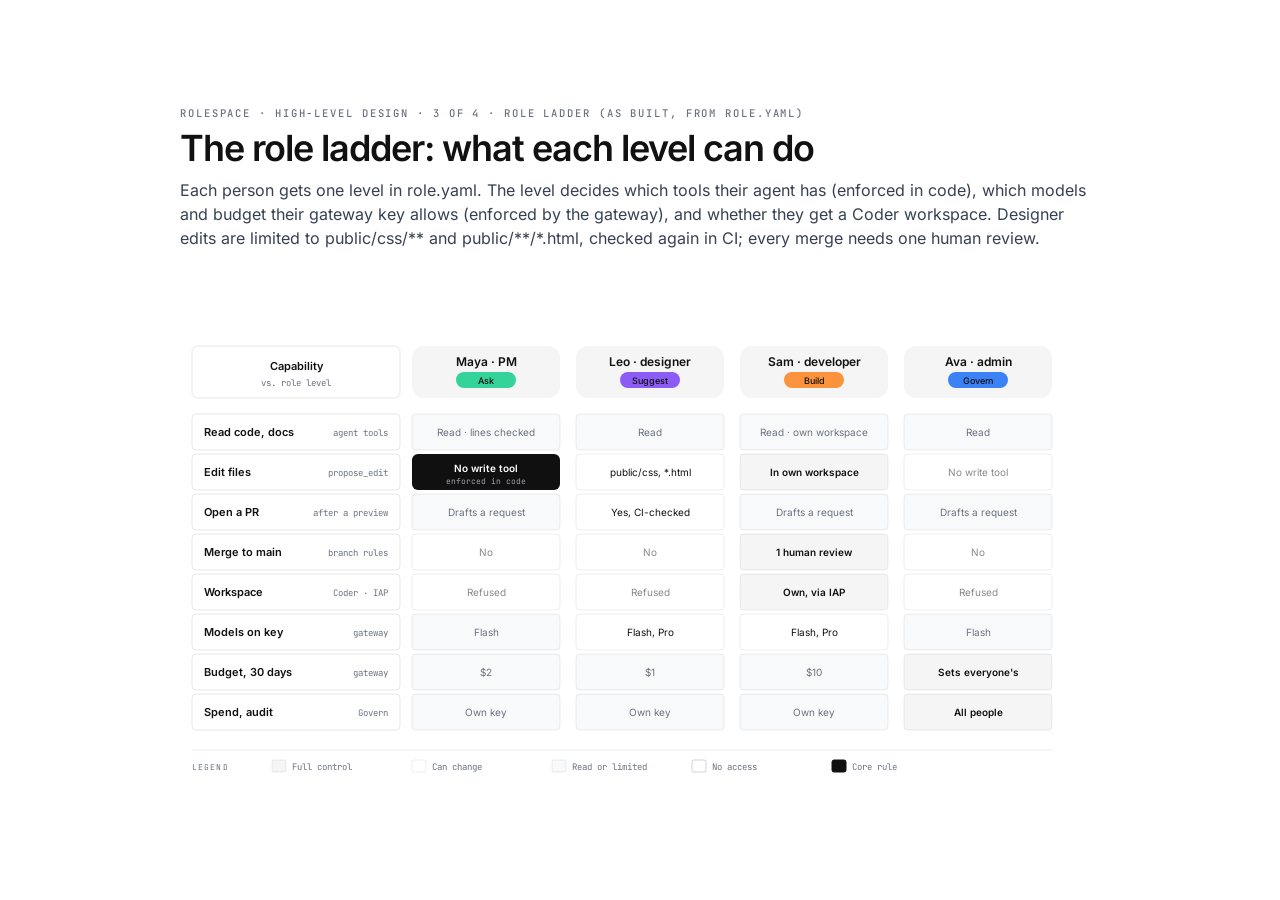
<file: docs/architecture/hld-3-role-matrix.html>
<!DOCTYPE html>
<html lang="en">
<head>
  <meta charset="UTF-8">
  <meta name="viewport" content="width=device-width, initial-scale=1.0">
  <title>The role ladder: what each level can do</title>
  <link rel="stylesheet" href="../design/tokens.css">
  <style>
    *, *::before, *::after { box-sizing: border-box; margin: 0; padding: 0; }
    :root {
      --color-paper:   #ffffff;
      --color-ink:     #111111;
      --color-muted:   #6b7280;
      --color-accent:  #3b82f6;
      --font-sans:     'Inter', -apple-system, BlinkMacSystemFont, sans-serif;
      --font-serif:    'Inter', -apple-system, BlinkMacSystemFont, sans-serif;
      --font-mono:     'JetBrains Mono', ui-monospace, monospace;
    }

    body {
      font-family: var(--font-sans);
      background: var(--color-paper);
      color: var(--color-ink);
      min-height: 100vh;
      display: flex;
      align-items: center;
      justify-content: center;
      padding: 3rem 2rem;
    }

    .frame { max-width: 920px; width: 100%; min-width: 0; }
    .diagram-container { width: 100%; overflow-x: auto; }

    .eyebrow {
      font-family: var(--font-mono);
      font-size: 0.66rem;
      font-weight: 500;
      letter-spacing: 0.18em;
      text-transform: uppercase;
      color: var(--color-muted);
      margin-bottom: 0.5rem;
    }

    h1 {
      font-family: var(--font-sans);
      font-size: 36px;
      font-weight: 600;
      letter-spacing: -1px;
      line-height: 1.15;
      color: var(--color-ink);
      margin-bottom: 0.5rem;
    }

    .subtitle {
      font-family: var(--font-sans);
      font-size: 16px;
      line-height: 1.5;
      color: #374151;
      max-width: 60rem;
      margin-bottom: 1.5rem;
    }

    svg { width: 100%; min-width: 920px; display: block; }
    @media print {
      .diagram-container { overflow-x: visible; }
      svg { min-width: 0; }
    }
  </style>
</head>
<body>
  <div class="frame">
    <p class="eyebrow">RoleSpace · High-level design · 3 of 4 · Role ladder (as built, from role.yaml)</p>
    <h1>The role ladder: what each level can do</h1>
    <p class="subtitle">Each person gets one level in role.yaml. The level decides which tools their agent has (enforced in code), which models and budget their gateway key allows (enforced by the gateway), and whether they get a Coder workspace. Designer edits are limited to public/css/** and public/**/*.html, checked again in CI; every merge needs one human review.</p>

    <div class="diagram-container">
      <svg viewBox="0 0 920 520" xmlns="http://www.w3.org/2000/svg" role="img" aria-labelledby="hld-3-role-matrix-title hld-3-role-matrix-desc">
        <title id="hld-3-role-matrix-title">RoleSpace role permissions</title>
        <desc id="hld-3-role-matrix-desc">Permission matrix for the four RoleSpace levels: the PM's agent has no write tool, the designer can change only public/css and HTML files through checked pull requests, the developer has a workspace with Gemini CLI, and only the platform admin sets budgets and sees everyone's spend and the audit log.</desc>
        <defs>
          <marker id="arrow" markerWidth="8" markerHeight="6" refX="7" refY="3" orient="auto"><polygon points="0 0, 8 3, 0 6" fill="#6b7280"/></marker>
          <marker id="arrow-accent" markerWidth="8" markerHeight="6" refX="7" refY="3" orient="auto"><polygon points="0 0, 8 3, 0 6" fill="#3b82f6"/></marker>
          <marker id="arrow-link" markerWidth="8" markerHeight="6" refX="7" refY="3" orient="auto"><polygon points="0 0, 8 3, 0 6" fill="#111111"/></marker>
        </defs>

        <rect width="100%" height="100%" fill="#ffffff"/>

        <!-- Header row -->
        <rect x="12" y="72" width="208" height="52" rx="6" fill="#ffffff" stroke="rgba(17,17,17,0.12)" stroke-width="0.8"/>
        <text x="116" y="96" fill="#111111" font-size="11" font-weight="600" font-family="'Inter', -apple-system, BlinkMacSystemFont, sans-serif" text-anchor="middle">Capability</text>
        <text x="116" y="112" fill="#6b7280" font-size="9" font-family="'JetBrains Mono', ui-monospace, monospace" text-anchor="middle">vs. role level</text>
        <rect x="232" y="72" width="148" height="52" rx="12" fill="#f5f5f5"/>
        <text x="306" y="92" fill="#111111" font-size="12" font-weight="600" font-family="'Inter', -apple-system, BlinkMacSystemFont, sans-serif" text-anchor="middle">Maya · PM</text>
        <rect x="276" y="98" width="60" height="16" rx="8" fill="#34d399"/>
        <text x="306" y="110" fill="#111111" font-size="9" font-weight="500" font-family="'Inter', -apple-system, BlinkMacSystemFont, sans-serif" text-anchor="middle">Ask</text>
        <rect x="396" y="72" width="148" height="52" rx="12" fill="#f5f5f5"/>
        <text x="470" y="92" fill="#111111" font-size="12" font-weight="600" font-family="'Inter', -apple-system, BlinkMacSystemFont, sans-serif" text-anchor="middle">Leo · designer</text>
        <rect x="440" y="98" width="60" height="16" rx="8" fill="#8b5cf6"/>
        <text x="470" y="110" fill="#111111" font-size="9" font-weight="500" font-family="'Inter', -apple-system, BlinkMacSystemFont, sans-serif" text-anchor="middle">Suggest</text>
        <rect x="560" y="72" width="148" height="52" rx="12" fill="#f5f5f5"/>
        <text x="634" y="92" fill="#111111" font-size="12" font-weight="600" font-family="'Inter', -apple-system, BlinkMacSystemFont, sans-serif" text-anchor="middle">Sam · developer</text>
        <rect x="604" y="98" width="60" height="16" rx="8" fill="#fb923c"/>
        <text x="634" y="110" fill="#111111" font-size="9" font-weight="500" font-family="'Inter', -apple-system, BlinkMacSystemFont, sans-serif" text-anchor="middle">Build</text>
        <rect x="724" y="72" width="148" height="52" rx="12" fill="#f5f5f5"/>
        <text x="798" y="92" fill="#111111" font-size="12" font-weight="600" font-family="'Inter', -apple-system, BlinkMacSystemFont, sans-serif" text-anchor="middle">Ava · admin</text>
        <rect x="768" y="98" width="60" height="16" rx="8" fill="#3b82f6"/>
        <text x="798" y="110" fill="#111111" font-size="9" font-weight="500" font-family="'Inter', -apple-system, BlinkMacSystemFont, sans-serif" text-anchor="middle">Govern</text>
        <!-- Row 0: Read code, docs -->
        <rect x="12" y="140" width="208" height="36" rx="4" fill="#ffffff" stroke="rgba(17,17,17,0.12)" stroke-width="0.8"/>
        <text x="24" y="162" fill="#111111" font-size="11" font-weight="600" font-family="'Inter', -apple-system, BlinkMacSystemFont, sans-serif">Read code, docs</text>
        <text x="208" y="162" fill="#6b7280" font-size="9" font-family="'JetBrains Mono', ui-monospace, monospace" text-anchor="end">agent tools</text>
        <rect x="232" y="140" width="148" height="36" rx="4" fill="#f8f9fa" stroke="rgba(17,17,17,0.12)" stroke-width="0.6"/>
        <text x="306" y="162" fill="#6b7280" font-size="10" font-weight="400" font-family="'Inter', -apple-system, BlinkMacSystemFont, sans-serif" text-anchor="middle">Read · lines checked</text>
        <rect x="396" y="140" width="148" height="36" rx="4" fill="#f8f9fa" stroke="rgba(17,17,17,0.12)" stroke-width="0.6"/>
        <text x="470" y="162" fill="#6b7280" font-size="10" font-weight="400" font-family="'Inter', -apple-system, BlinkMacSystemFont, sans-serif" text-anchor="middle">Read</text>
        <rect x="560" y="140" width="148" height="36" rx="4" fill="#f8f9fa" stroke="rgba(17,17,17,0.12)" stroke-width="0.6"/>
        <text x="634" y="162" fill="#6b7280" font-size="10" font-weight="400" font-family="'Inter', -apple-system, BlinkMacSystemFont, sans-serif" text-anchor="middle">Read · own workspace</text>
        <rect x="724" y="140" width="148" height="36" rx="4" fill="#f8f9fa" stroke="rgba(17,17,17,0.12)" stroke-width="0.6"/>
        <text x="798" y="162" fill="#6b7280" font-size="10" font-weight="400" font-family="'Inter', -apple-system, BlinkMacSystemFont, sans-serif" text-anchor="middle">Read</text>
        <!-- Row 1: Edit files -->
        <rect x="12" y="180" width="208" height="36" rx="4" fill="#ffffff" stroke="rgba(17,17,17,0.12)" stroke-width="0.8"/>
        <text x="24" y="202" fill="#111111" font-size="11" font-weight="600" font-family="'Inter', -apple-system, BlinkMacSystemFont, sans-serif">Edit files</text>
        <text x="208" y="202" fill="#6b7280" font-size="9" font-family="'JetBrains Mono', ui-monospace, monospace" text-anchor="end">propose_edit</text>
        <rect x="232" y="180" width="148" height="36" rx="6" fill="#101010"/>
        <text x="306" y="198" fill="#ffffff" font-size="10" font-weight="600" font-family="'Inter', -apple-system, BlinkMacSystemFont, sans-serif" text-anchor="middle">No write tool</text>
        <text x="306" y="210" fill="#a1a1aa" font-size="8" font-family="'JetBrains Mono', ui-monospace, monospace" text-anchor="middle">enforced in code</text>
        <rect x="396" y="180" width="148" height="36" rx="4" fill="#ffffff" stroke="rgba(17,17,17,0.12)" stroke-width="0.6"/>
        <text x="470" y="202" fill="#111111" font-size="10" font-weight="400" font-family="'Inter', -apple-system, BlinkMacSystemFont, sans-serif" text-anchor="middle">public/css, *.html</text>
        <rect x="560" y="180" width="148" height="36" rx="4" fill="#f5f5f5" stroke="rgba(17,17,17,0.12)" stroke-width="0.6"/>
        <text x="634" y="202" fill="#111111" font-size="10" font-weight="600" font-family="'Inter', -apple-system, BlinkMacSystemFont, sans-serif" text-anchor="middle">In own workspace</text>
        <rect x="724" y="180" width="148" height="36" rx="4" fill="#ffffff" stroke="rgba(17,17,17,0.12)" stroke-width="0.6"/>
        <text x="798" y="202" fill="#898989" font-size="10" font-weight="400" font-family="'Inter', -apple-system, BlinkMacSystemFont, sans-serif" text-anchor="middle">No write tool</text>
        <!-- Row 2: Open a PR -->
        <rect x="12" y="220" width="208" height="36" rx="4" fill="#ffffff" stroke="rgba(17,17,17,0.12)" stroke-width="0.8"/>
        <text x="24" y="242" fill="#111111" font-size="11" font-weight="600" font-family="'Inter', -apple-system, BlinkMacSystemFont, sans-serif">Open a PR</text>
        <text x="208" y="242" fill="#6b7280" font-size="9" font-family="'JetBrains Mono', ui-monospace, monospace" text-anchor="end">after a preview</text>
        <rect x="232" y="220" width="148" height="36" rx="4" fill="#f8f9fa" stroke="rgba(17,17,17,0.12)" stroke-width="0.6"/>
        <text x="306" y="242" fill="#6b7280" font-size="10" font-weight="400" font-family="'Inter', -apple-system, BlinkMacSystemFont, sans-serif" text-anchor="middle">Drafts a request</text>
        <rect x="396" y="220" width="148" height="36" rx="4" fill="#ffffff" stroke="rgba(17,17,17,0.12)" stroke-width="0.6"/>
        <text x="470" y="242" fill="#111111" font-size="10" font-weight="400" font-family="'Inter', -apple-system, BlinkMacSystemFont, sans-serif" text-anchor="middle">Yes, CI-checked</text>
        <rect x="560" y="220" width="148" height="36" rx="4" fill="#f8f9fa" stroke="rgba(17,17,17,0.12)" stroke-width="0.6"/>
        <text x="634" y="242" fill="#6b7280" font-size="10" font-weight="400" font-family="'Inter', -apple-system, BlinkMacSystemFont, sans-serif" text-anchor="middle">Drafts a request</text>
        <rect x="724" y="220" width="148" height="36" rx="4" fill="#f8f9fa" stroke="rgba(17,17,17,0.12)" stroke-width="0.6"/>
        <text x="798" y="242" fill="#6b7280" font-size="10" font-weight="400" font-family="'Inter', -apple-system, BlinkMacSystemFont, sans-serif" text-anchor="middle">Drafts a request</text>
        <!-- Row 3: Merge to main -->
        <rect x="12" y="260" width="208" height="36" rx="4" fill="#ffffff" stroke="rgba(17,17,17,0.12)" stroke-width="0.8"/>
        <text x="24" y="282" fill="#111111" font-size="11" font-weight="600" font-family="'Inter', -apple-system, BlinkMacSystemFont, sans-serif">Merge to main</text>
        <text x="208" y="282" fill="#6b7280" font-size="9" font-family="'JetBrains Mono', ui-monospace, monospace" text-anchor="end">branch rules</text>
        <rect x="232" y="260" width="148" height="36" rx="4" fill="#ffffff" stroke="rgba(17,17,17,0.12)" stroke-width="0.6"/>
        <text x="306" y="282" fill="#898989" font-size="10" font-weight="400" font-family="'Inter', -apple-system, BlinkMacSystemFont, sans-serif" text-anchor="middle">No</text>
        <rect x="396" y="260" width="148" height="36" rx="4" fill="#ffffff" stroke="rgba(17,17,17,0.12)" stroke-width="0.6"/>
        <text x="470" y="282" fill="#898989" font-size="10" font-weight="400" font-family="'Inter', -apple-system, BlinkMacSystemFont, sans-serif" text-anchor="middle">No</text>
        <rect x="560" y="260" width="148" height="36" rx="4" fill="#f5f5f5" stroke="rgba(17,17,17,0.12)" stroke-width="0.6"/>
        <text x="634" y="282" fill="#111111" font-size="10" font-weight="600" font-family="'Inter', -apple-system, BlinkMacSystemFont, sans-serif" text-anchor="middle">1 human review</text>
        <rect x="724" y="260" width="148" height="36" rx="4" fill="#ffffff" stroke="rgba(17,17,17,0.12)" stroke-width="0.6"/>
        <text x="798" y="282" fill="#898989" font-size="10" font-weight="400" font-family="'Inter', -apple-system, BlinkMacSystemFont, sans-serif" text-anchor="middle">No</text>
        <!-- Row 4: Workspace -->
        <rect x="12" y="300" width="208" height="36" rx="4" fill="#ffffff" stroke="rgba(17,17,17,0.12)" stroke-width="0.8"/>
        <text x="24" y="322" fill="#111111" font-size="11" font-weight="600" font-family="'Inter', -apple-system, BlinkMacSystemFont, sans-serif">Workspace</text>
        <text x="208" y="322" fill="#6b7280" font-size="9" font-family="'JetBrains Mono', ui-monospace, monospace" text-anchor="end">Coder · IAP</text>
        <rect x="232" y="300" width="148" height="36" rx="4" fill="#ffffff" stroke="rgba(17,17,17,0.12)" stroke-width="0.6"/>
        <text x="306" y="322" fill="#898989" font-size="10" font-weight="400" font-family="'Inter', -apple-system, BlinkMacSystemFont, sans-serif" text-anchor="middle">Refused</text>
        <rect x="396" y="300" width="148" height="36" rx="4" fill="#ffffff" stroke="rgba(17,17,17,0.12)" stroke-width="0.6"/>
        <text x="470" y="322" fill="#898989" font-size="10" font-weight="400" font-family="'Inter', -apple-system, BlinkMacSystemFont, sans-serif" text-anchor="middle">Refused</text>
        <rect x="560" y="300" width="148" height="36" rx="4" fill="#f5f5f5" stroke="rgba(17,17,17,0.12)" stroke-width="0.6"/>
        <text x="634" y="322" fill="#111111" font-size="10" font-weight="600" font-family="'Inter', -apple-system, BlinkMacSystemFont, sans-serif" text-anchor="middle">Own, via IAP</text>
        <rect x="724" y="300" width="148" height="36" rx="4" fill="#ffffff" stroke="rgba(17,17,17,0.12)" stroke-width="0.6"/>
        <text x="798" y="322" fill="#898989" font-size="10" font-weight="400" font-family="'Inter', -apple-system, BlinkMacSystemFont, sans-serif" text-anchor="middle">Refused</text>
        <!-- Row 5: Models on key -->
        <rect x="12" y="340" width="208" height="36" rx="4" fill="#ffffff" stroke="rgba(17,17,17,0.12)" stroke-width="0.8"/>
        <text x="24" y="362" fill="#111111" font-size="11" font-weight="600" font-family="'Inter', -apple-system, BlinkMacSystemFont, sans-serif">Models on key</text>
        <text x="208" y="362" fill="#6b7280" font-size="9" font-family="'JetBrains Mono', ui-monospace, monospace" text-anchor="end">gateway</text>
        <rect x="232" y="340" width="148" height="36" rx="4" fill="#f8f9fa" stroke="rgba(17,17,17,0.12)" stroke-width="0.6"/>
        <text x="306" y="362" fill="#6b7280" font-size="10" font-weight="400" font-family="'Inter', -apple-system, BlinkMacSystemFont, sans-serif" text-anchor="middle">Flash</text>
        <rect x="396" y="340" width="148" height="36" rx="4" fill="#ffffff" stroke="rgba(17,17,17,0.12)" stroke-width="0.6"/>
        <text x="470" y="362" fill="#111111" font-size="10" font-weight="400" font-family="'Inter', -apple-system, BlinkMacSystemFont, sans-serif" text-anchor="middle">Flash, Pro</text>
        <rect x="560" y="340" width="148" height="36" rx="4" fill="#ffffff" stroke="rgba(17,17,17,0.12)" stroke-width="0.6"/>
        <text x="634" y="362" fill="#111111" font-size="10" font-weight="400" font-family="'Inter', -apple-system, BlinkMacSystemFont, sans-serif" text-anchor="middle">Flash, Pro</text>
        <rect x="724" y="340" width="148" height="36" rx="4" fill="#f8f9fa" stroke="rgba(17,17,17,0.12)" stroke-width="0.6"/>
        <text x="798" y="362" fill="#6b7280" font-size="10" font-weight="400" font-family="'Inter', -apple-system, BlinkMacSystemFont, sans-serif" text-anchor="middle">Flash</text>
        <!-- Row 6: Budget, 30 days -->
        <rect x="12" y="380" width="208" height="36" rx="4" fill="#ffffff" stroke="rgba(17,17,17,0.12)" stroke-width="0.8"/>
        <text x="24" y="402" fill="#111111" font-size="11" font-weight="600" font-family="'Inter', -apple-system, BlinkMacSystemFont, sans-serif">Budget, 30 days</text>
        <text x="208" y="402" fill="#6b7280" font-size="9" font-family="'JetBrains Mono', ui-monospace, monospace" text-anchor="end">gateway</text>
        <rect x="232" y="380" width="148" height="36" rx="4" fill="#f8f9fa" stroke="rgba(17,17,17,0.12)" stroke-width="0.6"/>
        <text x="306" y="402" fill="#6b7280" font-size="10" font-weight="400" font-family="'Inter', -apple-system, BlinkMacSystemFont, sans-serif" text-anchor="middle">$2</text>
        <rect x="396" y="380" width="148" height="36" rx="4" fill="#f8f9fa" stroke="rgba(17,17,17,0.12)" stroke-width="0.6"/>
        <text x="470" y="402" fill="#6b7280" font-size="10" font-weight="400" font-family="'Inter', -apple-system, BlinkMacSystemFont, sans-serif" text-anchor="middle">$1</text>
        <rect x="560" y="380" width="148" height="36" rx="4" fill="#f8f9fa" stroke="rgba(17,17,17,0.12)" stroke-width="0.6"/>
        <text x="634" y="402" fill="#6b7280" font-size="10" font-weight="400" font-family="'Inter', -apple-system, BlinkMacSystemFont, sans-serif" text-anchor="middle">$10</text>
        <rect x="724" y="380" width="148" height="36" rx="4" fill="#f5f5f5" stroke="rgba(17,17,17,0.12)" stroke-width="0.6"/>
        <text x="798" y="402" fill="#111111" font-size="10" font-weight="600" font-family="'Inter', -apple-system, BlinkMacSystemFont, sans-serif" text-anchor="middle">Sets everyone's</text>
        <!-- Row 7: Spend, audit -->
        <rect x="12" y="420" width="208" height="36" rx="4" fill="#ffffff" stroke="rgba(17,17,17,0.12)" stroke-width="0.8"/>
        <text x="24" y="442" fill="#111111" font-size="11" font-weight="600" font-family="'Inter', -apple-system, BlinkMacSystemFont, sans-serif">Spend, audit</text>
        <text x="208" y="442" fill="#6b7280" font-size="9" font-family="'JetBrains Mono', ui-monospace, monospace" text-anchor="end">Govern</text>
        <rect x="232" y="420" width="148" height="36" rx="4" fill="#f8f9fa" stroke="rgba(17,17,17,0.12)" stroke-width="0.6"/>
        <text x="306" y="442" fill="#6b7280" font-size="10" font-weight="400" font-family="'Inter', -apple-system, BlinkMacSystemFont, sans-serif" text-anchor="middle">Own key</text>
        <rect x="396" y="420" width="148" height="36" rx="4" fill="#f8f9fa" stroke="rgba(17,17,17,0.12)" stroke-width="0.6"/>
        <text x="470" y="442" fill="#6b7280" font-size="10" font-weight="400" font-family="'Inter', -apple-system, BlinkMacSystemFont, sans-serif" text-anchor="middle">Own key</text>
        <rect x="560" y="420" width="148" height="36" rx="4" fill="#f8f9fa" stroke="rgba(17,17,17,0.12)" stroke-width="0.6"/>
        <text x="634" y="442" fill="#6b7280" font-size="10" font-weight="400" font-family="'Inter', -apple-system, BlinkMacSystemFont, sans-serif" text-anchor="middle">Own key</text>
        <rect x="724" y="420" width="148" height="36" rx="4" fill="#f5f5f5" stroke="rgba(17,17,17,0.12)" stroke-width="0.6"/>
        <text x="798" y="442" fill="#111111" font-size="10" font-weight="600" font-family="'Inter', -apple-system, BlinkMacSystemFont, sans-serif" text-anchor="middle">All people</text>

        <!-- Legend strip -->
        <line x1="12" y1="476" x2="872" y2="476" stroke="rgba(17,17,17,0.1)" stroke-width="0.8"/>
        <text x="12" y="496" fill="#6b7280" font-size="8" font-family="'JetBrains Mono', ui-monospace, monospace" letter-spacing="0.14em">LEGEND</text>
        <rect x="92" y="486" width="14" height="12" rx="2" fill="#f5f5f5" stroke="rgba(17,17,17,0.12)" stroke-width="0.6"/>
        <text x="112" y="496" fill="#6b7280" font-size="9" font-family="'JetBrains Mono', ui-monospace, monospace">Full control</text>
        <rect x="232" y="486" width="14" height="12" rx="2" fill="#ffffff" stroke="rgba(17,17,17,0.12)" stroke-width="0.6"/>
        <text x="252" y="496" fill="#6b7280" font-size="9" font-family="'JetBrains Mono', ui-monospace, monospace">Can change</text>
        <rect x="372" y="486" width="14" height="12" rx="2" fill="#f8f9fa" stroke="rgba(17,17,17,0.12)" stroke-width="0.6"/>
        <text x="392" y="496" fill="#6b7280" font-size="9" font-family="'JetBrains Mono', ui-monospace, monospace">Read or limited</text>
        <rect x="512" y="486" width="14" height="12" rx="2" fill="#ffffff" stroke="rgba(17,17,17,0.3)" stroke-width="0.6"/>
        <text x="532" y="496" fill="#6b7280" font-size="9" font-family="'JetBrains Mono', ui-monospace, monospace">No access</text>
        <rect x="652" y="486" width="14" height="12" rx="2" fill="#101010" stroke="#101010" stroke-width="1"/>
        <text x="672" y="496" fill="#6b7280" font-size="9" font-family="'JetBrains Mono', ui-monospace, monospace">Core rule</text>
      </svg>
    </div>
  </div>
</body>
</html>
</file>
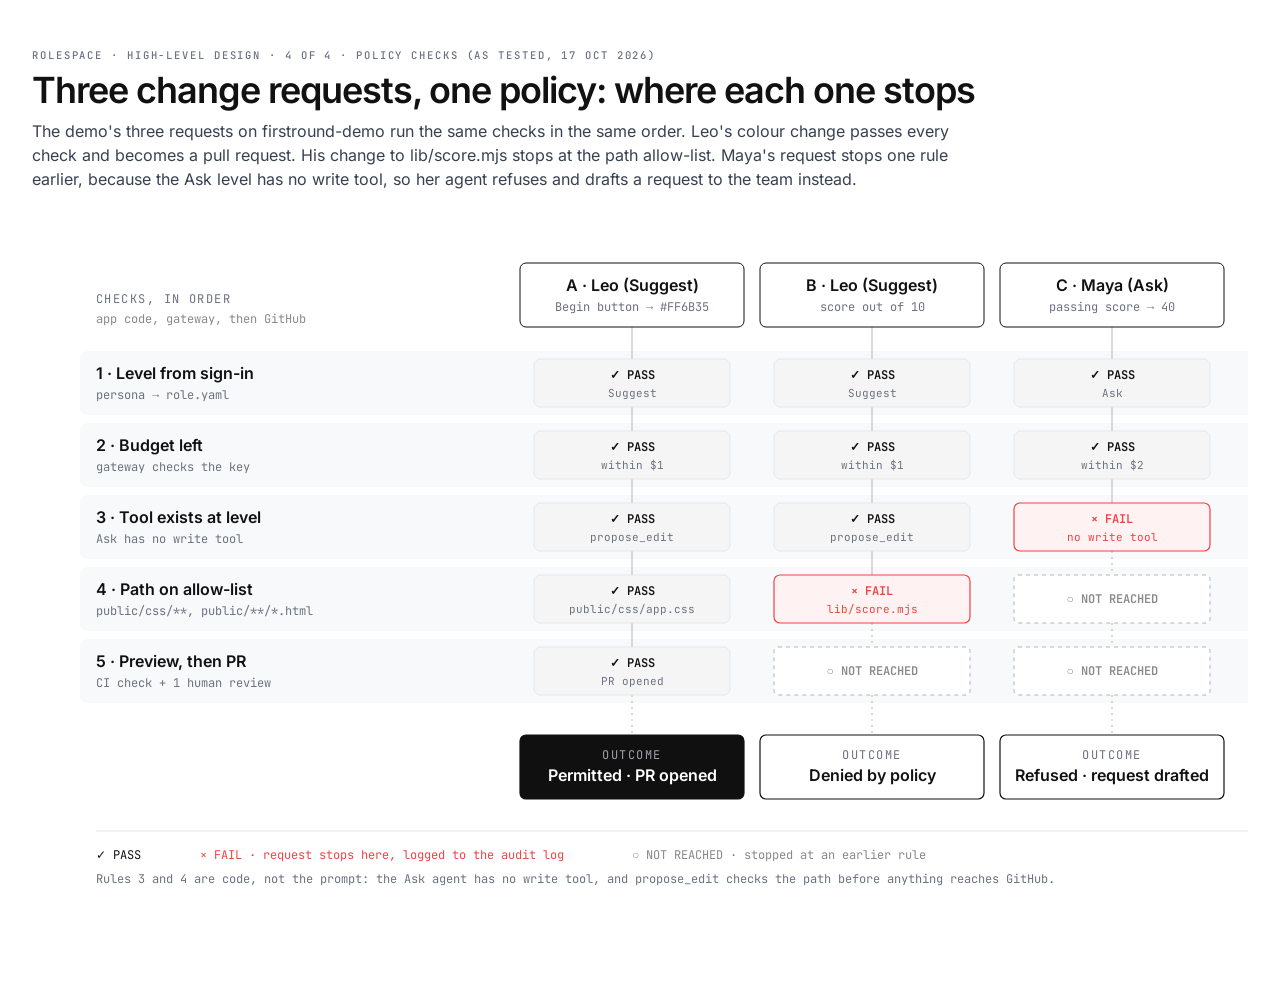
<file: docs/architecture/hld-4-policy-traces.html>
<!DOCTYPE html>
<html lang="en">
<head>
  <meta charset="UTF-8">
  <meta name="viewport" content="width=device-width, initial-scale=1.0">
  <title>Three change requests, one policy: where each one stops</title>
  <link rel="stylesheet" href="../design/tokens.css">
  <style>
    *, *::before, *::after { box-sizing: border-box; margin: 0; padding: 0; }
    :root {
      --color-paper:   #ffffff;
      --color-ink:     #111111;
      --color-muted:   #6b7280;
      --color-accent:  #3b82f6;
      --font-sans:     'Inter', -apple-system, BlinkMacSystemFont, sans-serif;
      --font-serif:    'Inter', -apple-system, BlinkMacSystemFont, sans-serif;
      --font-mono:     'JetBrains Mono', ui-monospace, monospace;
    }

    body {
      font-family: var(--font-sans);
      background: var(--color-paper);
      color: var(--color-ink);
      min-height: 100vh;
      display: flex;
      align-items: center;
      justify-content: center;
      padding: 3rem 2rem;
    }

    .frame { max-width: 1280px; width: 100%; min-width: 0; }
    .diagram-container { width: 100%; overflow-x: auto; }

    .eyebrow {
      font-family: var(--font-mono);
      font-size: 0.66rem;
      font-weight: 500;
      letter-spacing: 0.18em;
      text-transform: uppercase;
      color: var(--color-muted);
      margin-bottom: 0.5rem;
    }

    h1 {
      font-family: var(--font-sans);
      font-size: 36px;
      font-weight: 600;
      letter-spacing: -1px;
      line-height: 1.15;
      color: var(--color-ink);
      margin-bottom: 0.5rem;
    }

    .subtitle {
      font-family: var(--font-sans);
      font-size: 16px;
      line-height: 1.5;
      color: #374151;
      max-width: 60rem;
      margin-bottom: 1.5rem;
    }

    svg { width: 100%; min-width: 1280px; display: block; }
    @media print {
      .diagram-container { overflow-x: visible; }
      svg { min-width: 0; }
    }
  </style>
</head>
<body>
  <div class="frame">
    <p class="eyebrow">RoleSpace · High-level design · 4 of 4 · Policy checks (as tested, 17 Oct 2026)</p>
    <h1>Three change requests, one policy: where each one stops</h1>
    <p class="subtitle">The demo's three requests on firstround-demo run the same checks in the same order. Leo's colour change passes every check and becomes a pull request. His change to lib/score.mjs stops at the path allow-list. Maya's request stops one rule earlier, because the Ask level has no write tool, so her agent refuses and drafts a request to the team instead.</p>

    <div class="diagram-container">
      <svg viewBox="0 0 1280 720" xmlns="http://www.w3.org/2000/svg" role="img" aria-labelledby="hld-4-policy-traces-title hld-4-policy-traces-desc">
        <title id="hld-4-policy-traces-title">Policy evaluation for three change requests</title>
        <desc id="hld-4-policy-traces-desc">Three traces through five checks: the designer's CSS change passes all five and becomes a pull request; the designer's lib/score.mjs change passes the first three and fails the path allow-list; the PM's change fails at the tool check because the Ask level has no write tool, and is refused with a drafted request.</desc>
        <defs>
          <marker id="arrow" markerWidth="8" markerHeight="6" refX="7" refY="3" orient="auto"><polygon points="0 0, 8 3, 0 6" fill="#6b7280"/></marker>
          <marker id="arrow-accent" markerWidth="8" markerHeight="6" refX="7" refY="3" orient="auto"><polygon points="0 0, 8 3, 0 6" fill="#3b82f6"/></marker>
          <marker id="arrow-link" markerWidth="8" markerHeight="6" refX="7" refY="3" orient="auto"><polygon points="0 0, 8 3, 0 6" fill="#111111"/></marker>
        </defs>

        <rect width="100%" height="100%" fill="#ffffff"/>

        <!-- Column headers -->
        <text x="64" y="88" fill="#6b7280" font-size="12" font-family="'JetBrains Mono', ui-monospace, monospace" letter-spacing="0.12em">CHECKS, IN ORDER</text>
        <text x="64" y="108" fill="#898989" font-size="12" font-family="'JetBrains Mono', ui-monospace, monospace">app code, gateway, then GitHub</text>
        <rect x="48" y="136" width="1184" height="64" rx="8" fill="#f8f9fa"/>
        <rect x="48" y="208" width="1184" height="64" rx="8" fill="#f8f9fa"/>
        <rect x="48" y="280" width="1184" height="64" rx="8" fill="#f8f9fa"/>
        <rect x="48" y="352" width="1184" height="64" rx="8" fill="#f8f9fa"/>
        <rect x="48" y="424" width="1184" height="64" rx="8" fill="#f8f9fa"/>
        <line x1="600" y1="112" x2="600" y2="480" stroke="rgba(17,17,17,0.3)" stroke-width="1"/>
        <line x1="600" y1="480" x2="600" y2="520" stroke="rgba(17,17,17,0.3)" stroke-width="1" stroke-dasharray="2,4"/>
        <line x1="840" y1="112" x2="840" y2="408" stroke="rgba(17,17,17,0.3)" stroke-width="1"/>
        <line x1="840" y1="408" x2="840" y2="520" stroke="rgba(17,17,17,0.3)" stroke-width="1" stroke-dasharray="2,4"/>
        <line x1="1080" y1="112" x2="1080" y2="336" stroke="rgba(17,17,17,0.3)" stroke-width="1"/>
        <line x1="1080" y1="336" x2="1080" y2="520" stroke="rgba(17,17,17,0.3)" stroke-width="1" stroke-dasharray="2,4"/>
        <rect x="488" y="48" width="224" height="64" rx="6" fill="#ffffff" stroke="#111111" stroke-width="1"/>
        <text x="600" y="76" fill="#111111" font-size="16" font-weight="600" font-family="'Inter', -apple-system, BlinkMacSystemFont, sans-serif" text-anchor="middle">A · Leo (Suggest)</text>
        <text x="600" y="96" fill="#6b7280" font-size="12" font-family="'JetBrains Mono', ui-monospace, monospace" text-anchor="middle">Begin button → #FF6B35</text>
        <rect x="728" y="48" width="224" height="64" rx="6" fill="#ffffff" stroke="#111111" stroke-width="1"/>
        <text x="840" y="76" fill="#111111" font-size="16" font-weight="600" font-family="'Inter', -apple-system, BlinkMacSystemFont, sans-serif" text-anchor="middle">B · Leo (Suggest)</text>
        <text x="840" y="96" fill="#6b7280" font-size="12" font-family="'JetBrains Mono', ui-monospace, monospace" text-anchor="middle">score out of 10</text>
        <rect x="968" y="48" width="224" height="64" rx="6" fill="#ffffff" stroke="#111111" stroke-width="1"/>
        <text x="1080" y="76" fill="#111111" font-size="16" font-weight="600" font-family="'Inter', -apple-system, BlinkMacSystemFont, sans-serif" text-anchor="middle">C · Maya (Ask)</text>
        <text x="1080" y="96" fill="#6b7280" font-size="12" font-family="'JetBrains Mono', ui-monospace, monospace" text-anchor="middle">passing score → 40</text>
        <!-- Rule: 1 · Level from sign-in -->
        <text x="64" y="164" fill="#111111" font-size="16" font-weight="600" font-family="'Inter', -apple-system, BlinkMacSystemFont, sans-serif">1 · Level from sign-in</text>
        <text x="64" y="184" fill="#6b7280" font-size="12" font-family="'JetBrains Mono', ui-monospace, monospace">persona → role.yaml</text>
        <rect x="502" y="144" width="196" height="48" rx="4" fill="#ffffff"/>
        <rect x="502" y="144" width="196" height="48" rx="6" fill="#f5f5f5" stroke="#e5e7eb" stroke-width="1"/>
        <text x="600" y="164" fill="#111111" font-size="12" font-weight="600" font-family="'JetBrains Mono', ui-monospace, monospace" text-anchor="middle">✓ PASS</text>
        <text x="600" y="182" fill="#6b7280" font-size="11" font-family="'JetBrains Mono', ui-monospace, monospace" text-anchor="middle">Suggest</text>
        <rect x="742" y="144" width="196" height="48" rx="4" fill="#ffffff"/>
        <rect x="742" y="144" width="196" height="48" rx="6" fill="#f5f5f5" stroke="#e5e7eb" stroke-width="1"/>
        <text x="840" y="164" fill="#111111" font-size="12" font-weight="600" font-family="'JetBrains Mono', ui-monospace, monospace" text-anchor="middle">✓ PASS</text>
        <text x="840" y="182" fill="#6b7280" font-size="11" font-family="'JetBrains Mono', ui-monospace, monospace" text-anchor="middle">Suggest</text>
        <rect x="982" y="144" width="196" height="48" rx="4" fill="#ffffff"/>
        <rect x="982" y="144" width="196" height="48" rx="6" fill="#f5f5f5" stroke="#e5e7eb" stroke-width="1"/>
        <text x="1080" y="164" fill="#111111" font-size="12" font-weight="600" font-family="'JetBrains Mono', ui-monospace, monospace" text-anchor="middle">✓ PASS</text>
        <text x="1080" y="182" fill="#6b7280" font-size="11" font-family="'JetBrains Mono', ui-monospace, monospace" text-anchor="middle">Ask</text>
        <!-- Rule: 2 · Budget left -->
        <text x="64" y="236" fill="#111111" font-size="16" font-weight="600" font-family="'Inter', -apple-system, BlinkMacSystemFont, sans-serif">2 · Budget left</text>
        <text x="64" y="256" fill="#6b7280" font-size="12" font-family="'JetBrains Mono', ui-monospace, monospace">gateway checks the key</text>
        <rect x="502" y="216" width="196" height="48" rx="4" fill="#ffffff"/>
        <rect x="502" y="216" width="196" height="48" rx="6" fill="#f5f5f5" stroke="#e5e7eb" stroke-width="1"/>
        <text x="600" y="236" fill="#111111" font-size="12" font-weight="600" font-family="'JetBrains Mono', ui-monospace, monospace" text-anchor="middle">✓ PASS</text>
        <text x="600" y="254" fill="#6b7280" font-size="11" font-family="'JetBrains Mono', ui-monospace, monospace" text-anchor="middle">within $1</text>
        <rect x="742" y="216" width="196" height="48" rx="4" fill="#ffffff"/>
        <rect x="742" y="216" width="196" height="48" rx="6" fill="#f5f5f5" stroke="#e5e7eb" stroke-width="1"/>
        <text x="840" y="236" fill="#111111" font-size="12" font-weight="600" font-family="'JetBrains Mono', ui-monospace, monospace" text-anchor="middle">✓ PASS</text>
        <text x="840" y="254" fill="#6b7280" font-size="11" font-family="'JetBrains Mono', ui-monospace, monospace" text-anchor="middle">within $1</text>
        <rect x="982" y="216" width="196" height="48" rx="4" fill="#ffffff"/>
        <rect x="982" y="216" width="196" height="48" rx="6" fill="#f5f5f5" stroke="#e5e7eb" stroke-width="1"/>
        <text x="1080" y="236" fill="#111111" font-size="12" font-weight="600" font-family="'JetBrains Mono', ui-monospace, monospace" text-anchor="middle">✓ PASS</text>
        <text x="1080" y="254" fill="#6b7280" font-size="11" font-family="'JetBrains Mono', ui-monospace, monospace" text-anchor="middle">within $2</text>
        <!-- Rule: 3 · Tool exists at level -->
        <text x="64" y="308" fill="#111111" font-size="16" font-weight="600" font-family="'Inter', -apple-system, BlinkMacSystemFont, sans-serif">3 · Tool exists at level</text>
        <text x="64" y="328" fill="#6b7280" font-size="12" font-family="'JetBrains Mono', ui-monospace, monospace">Ask has no write tool</text>
        <rect x="502" y="288" width="196" height="48" rx="4" fill="#ffffff"/>
        <rect x="502" y="288" width="196" height="48" rx="6" fill="#f5f5f5" stroke="#e5e7eb" stroke-width="1"/>
        <text x="600" y="308" fill="#111111" font-size="12" font-weight="600" font-family="'JetBrains Mono', ui-monospace, monospace" text-anchor="middle">✓ PASS</text>
        <text x="600" y="326" fill="#6b7280" font-size="11" font-family="'JetBrains Mono', ui-monospace, monospace" text-anchor="middle">propose_edit</text>
        <rect x="742" y="288" width="196" height="48" rx="4" fill="#ffffff"/>
        <rect x="742" y="288" width="196" height="48" rx="6" fill="#f5f5f5" stroke="#e5e7eb" stroke-width="1"/>
        <text x="840" y="308" fill="#111111" font-size="12" font-weight="600" font-family="'JetBrains Mono', ui-monospace, monospace" text-anchor="middle">✓ PASS</text>
        <text x="840" y="326" fill="#6b7280" font-size="11" font-family="'JetBrains Mono', ui-monospace, monospace" text-anchor="middle">propose_edit</text>
        <rect x="982" y="288" width="196" height="48" rx="4" fill="#ffffff"/>
        <rect x="982" y="288" width="196" height="48" rx="6" fill="#fef2f2" stroke="#ef4444" stroke-width="1.2"/>
        <text x="1080" y="308" fill="#ef4444" font-size="12" font-weight="600" font-family="'JetBrains Mono', ui-monospace, monospace" text-anchor="middle">× FAIL</text>
        <text x="1080" y="326" fill="#ef4444" font-size="11" font-family="'JetBrains Mono', ui-monospace, monospace" text-anchor="middle">no write tool</text>
        <!-- Rule: 4 · Path on allow-list -->
        <text x="64" y="380" fill="#111111" font-size="16" font-weight="600" font-family="'Inter', -apple-system, BlinkMacSystemFont, sans-serif">4 · Path on allow-list</text>
        <text x="64" y="400" fill="#6b7280" font-size="12" font-family="'JetBrains Mono', ui-monospace, monospace">public/css/**, public/**/*.html</text>
        <rect x="502" y="360" width="196" height="48" rx="4" fill="#ffffff"/>
        <rect x="502" y="360" width="196" height="48" rx="6" fill="#f5f5f5" stroke="#e5e7eb" stroke-width="1"/>
        <text x="600" y="380" fill="#111111" font-size="12" font-weight="600" font-family="'JetBrains Mono', ui-monospace, monospace" text-anchor="middle">✓ PASS</text>
        <text x="600" y="398" fill="#6b7280" font-size="11" font-family="'JetBrains Mono', ui-monospace, monospace" text-anchor="middle">public/css/app.css</text>
        <rect x="742" y="360" width="196" height="48" rx="4" fill="#ffffff"/>
        <rect x="742" y="360" width="196" height="48" rx="6" fill="#fef2f2" stroke="#ef4444" stroke-width="1.2"/>
        <text x="840" y="380" fill="#ef4444" font-size="12" font-weight="600" font-family="'JetBrains Mono', ui-monospace, monospace" text-anchor="middle">× FAIL</text>
        <text x="840" y="398" fill="#ef4444" font-size="11" font-family="'JetBrains Mono', ui-monospace, monospace" text-anchor="middle">lib/score.mjs</text>
        <rect x="982" y="360" width="196" height="48" rx="4" fill="#ffffff" stroke="rgba(17,17,17,0.3)" stroke-width="1" stroke-dasharray="4,4"/>
        <text x="1080" y="388" fill="#898989" font-size="12" font-weight="600" font-family="'JetBrains Mono', ui-monospace, monospace" text-anchor="middle">○ NOT REACHED</text>
        <!-- Rule: 5 · Preview, then PR -->
        <text x="64" y="452" fill="#111111" font-size="16" font-weight="600" font-family="'Inter', -apple-system, BlinkMacSystemFont, sans-serif">5 · Preview, then PR</text>
        <text x="64" y="472" fill="#6b7280" font-size="12" font-family="'JetBrains Mono', ui-monospace, monospace">CI check + 1 human review</text>
        <rect x="502" y="432" width="196" height="48" rx="4" fill="#ffffff"/>
        <rect x="502" y="432" width="196" height="48" rx="6" fill="#f5f5f5" stroke="#e5e7eb" stroke-width="1"/>
        <text x="600" y="452" fill="#111111" font-size="12" font-weight="600" font-family="'JetBrains Mono', ui-monospace, monospace" text-anchor="middle">✓ PASS</text>
        <text x="600" y="470" fill="#6b7280" font-size="11" font-family="'JetBrains Mono', ui-monospace, monospace" text-anchor="middle">PR opened</text>
        <rect x="742" y="432" width="196" height="48" rx="4" fill="#ffffff" stroke="rgba(17,17,17,0.3)" stroke-width="1" stroke-dasharray="4,4"/>
        <text x="840" y="460" fill="#898989" font-size="12" font-weight="600" font-family="'JetBrains Mono', ui-monospace, monospace" text-anchor="middle">○ NOT REACHED</text>
        <rect x="982" y="432" width="196" height="48" rx="4" fill="#ffffff" stroke="rgba(17,17,17,0.3)" stroke-width="1" stroke-dasharray="4,4"/>
        <text x="1080" y="460" fill="#898989" font-size="12" font-weight="600" font-family="'JetBrains Mono', ui-monospace, monospace" text-anchor="middle">○ NOT REACHED</text>
        <rect x="488" y="520" width="224" height="64" rx="6" fill="#101010" stroke="#111111" stroke-width="1.2"/>
        <text x="600" y="544" fill="#a1a1aa" font-size="12" font-family="'JetBrains Mono', ui-monospace, monospace" text-anchor="middle" letter-spacing="0.12em">OUTCOME</text>
        <text x="600" y="566" fill="#ffffff" font-size="16" font-weight="600" font-family="'Inter', -apple-system, BlinkMacSystemFont, sans-serif" text-anchor="middle">Permitted · PR opened</text>
        <rect x="728" y="520" width="224" height="64" rx="6" fill="#ffffff" stroke="#111111" stroke-width="1.2"/>
        <text x="840" y="544" fill="#6b7280" font-size="12" font-family="'JetBrains Mono', ui-monospace, monospace" text-anchor="middle" letter-spacing="0.12em">OUTCOME</text>
        <text x="840" y="566" fill="#111111" font-size="16" font-weight="600" font-family="'Inter', -apple-system, BlinkMacSystemFont, sans-serif" text-anchor="middle">Denied by policy</text>
        <rect x="968" y="520" width="224" height="64" rx="6" fill="#ffffff" stroke="#111111" stroke-width="1.2"/>
        <text x="1080" y="544" fill="#6b7280" font-size="12" font-family="'JetBrains Mono', ui-monospace, monospace" text-anchor="middle" letter-spacing="0.12em">OUTCOME</text>
        <text x="1080" y="566" fill="#111111" font-size="16" font-weight="600" font-family="'Inter', -apple-system, BlinkMacSystemFont, sans-serif" text-anchor="middle">Refused · request drafted</text>

        <!-- Legend strip -->
        <line x1="64" y1="616" x2="1216" y2="616" stroke="rgba(17,17,17,0.12)" stroke-width="0.8"/>
        <text x="64" y="644" fill="#111111" font-size="12" font-family="'JetBrains Mono', ui-monospace, monospace">✓ PASS</text>
        <text x="168" y="644" fill="#ef4444" font-size="12" font-family="'JetBrains Mono', ui-monospace, monospace">× FAIL · request stops here, logged to the audit log</text>
        <text x="600" y="644" fill="#898989" font-size="12" font-family="'JetBrains Mono', ui-monospace, monospace">○ NOT REACHED · stopped at an earlier rule</text>
        <text x="64" y="668" fill="#6b7280" font-size="12" font-family="'JetBrains Mono', ui-monospace, monospace">Rules 3 and 4 are code, not the prompt: the Ask agent has no write tool, and propose_edit checks the path before anything reaches GitHub.</text>
      </svg>
    </div>
  </div>
</body>
</html>
</file>
<file: docs/design/tokens.css>
/* RoleSpace design tokens, from ~/brainstrom/design.md (one look for the app, diagrams and deck).
   Display type: Inter 600 with negative tracking (stands in for the licensed Cal Sans).
   Fonts are self-hosted (OFL): set --font-path before importing if the fonts folder sits elsewhere. */
@font-face { font-family: "Inter"; src: url("fonts/Inter.woff2") format("woff2"); font-weight: 100 900; font-display: swap; }
@font-face { font-family: "JetBrains Mono"; src: url("fonts/JetBrainsMono.woff2") format("woff2"); font-weight: 100 800; font-display: swap; }

:root {
  /* brand and accent */
  --primary: #111111;          --primary-active: #242424;
  --brand-accent: #3b82f6;     /* sparingly: inline links, the approved-change path */
  --badge-orange: #fb923c;     --badge-pink: #ec4899;
  --badge-violet: #8b5cf6;     --badge-emerald: #34d399;
  /* surface */
  --canvas: #ffffff;           --surface-soft: #f8f9fa;     --surface-card: #f5f5f5;
  --surface-strong: #e5e7eb;   --surface-dark: #101010;     --surface-dark-elevated: #1a1a1a;
  --hairline: #e5e7eb;         --hairline-soft: #f3f4f6;
  /* text */
  --ink: #111111;              --body: #374151;             --muted: #6b7280;
  --muted-soft: #898989;       --on-primary: #ffffff;       --on-dark-soft: #a1a1aa;
  /* semantic */
  --success: #10b981;          --warning: #f59e0b;          --error: #ef4444;
  /* RoleSpace levels map onto the badge pastels */
  --ask: var(--badge-emerald); --suggest: var(--badge-violet);
  --build: var(--badge-orange); --govern: var(--brand-accent);
  /* type */
  --font-display: "Inter", -apple-system, BlinkMacSystemFont, "Segoe UI", Roboto, sans-serif;
  --font-body: "Inter", -apple-system, BlinkMacSystemFont, "Segoe UI", Roboto, sans-serif;
  --font-mono: "JetBrains Mono", ui-monospace, SFMono-Regular, Menlo, monospace;
  /* shape and space */
  --r-xs: 4px; --r-sm: 6px; --r-md: 8px; --r-lg: 12px; --r-xl: 16px; --r-pill: 9999px;
  --s-xxs: 4px; --s-xs: 8px; --s-sm: 12px; --s-md: 16px; --s-lg: 24px; --s-xl: 32px; --s-xxl: 48px; --s-section: 96px;
  --shadow-sm: 0 1px 2px rgba(0,0,0,.05); --shadow-md: 0 4px 12px rgba(0,0,0,.08);
}
/* display scale: 600 weight, negative tracking */
.display-xl { font: 600 64px/1.05 var(--font-display); letter-spacing: -2px; }
.display-lg { font: 600 48px/1.1 var(--font-display); letter-spacing: -1.5px; }
.display-md { font: 600 36px/1.15 var(--font-display); letter-spacing: -1px; }
.display-sm { font: 600 28px/1.2 var(--font-display); letter-spacing: -0.5px; }
</file>
